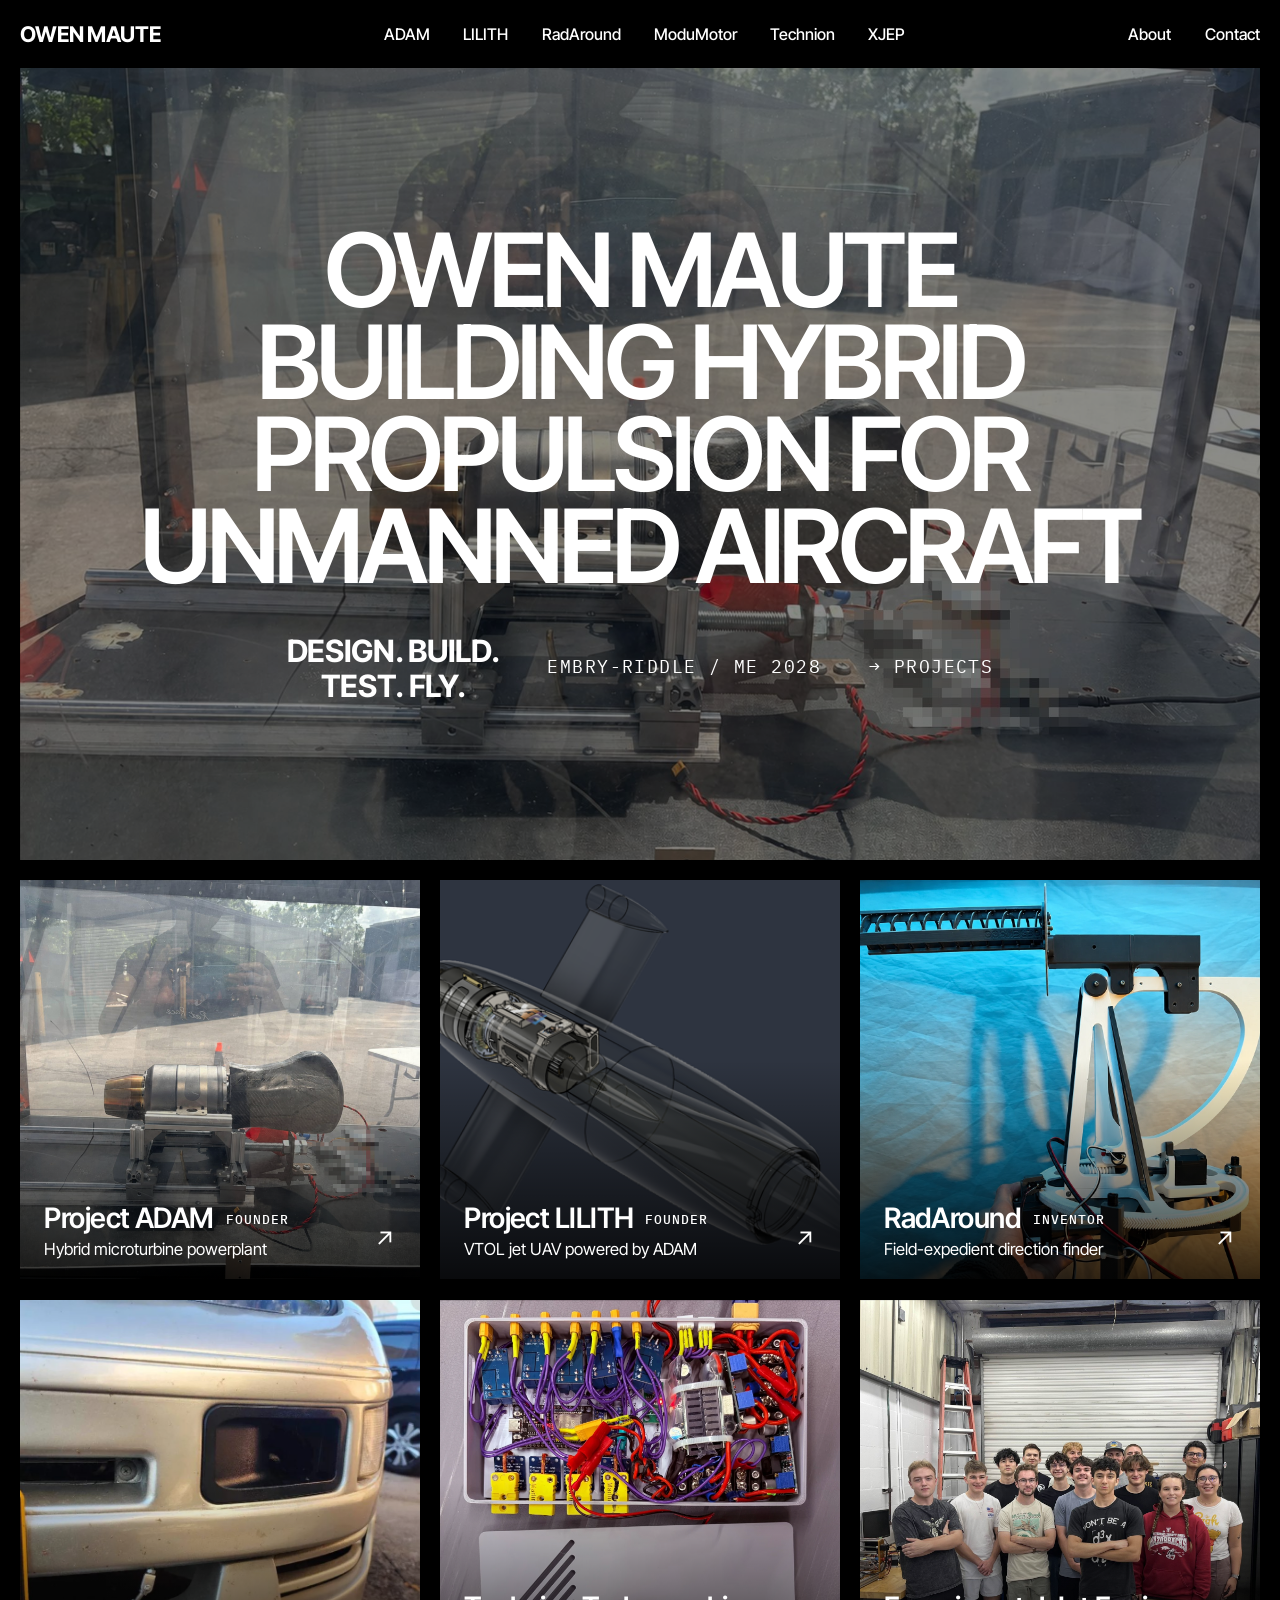
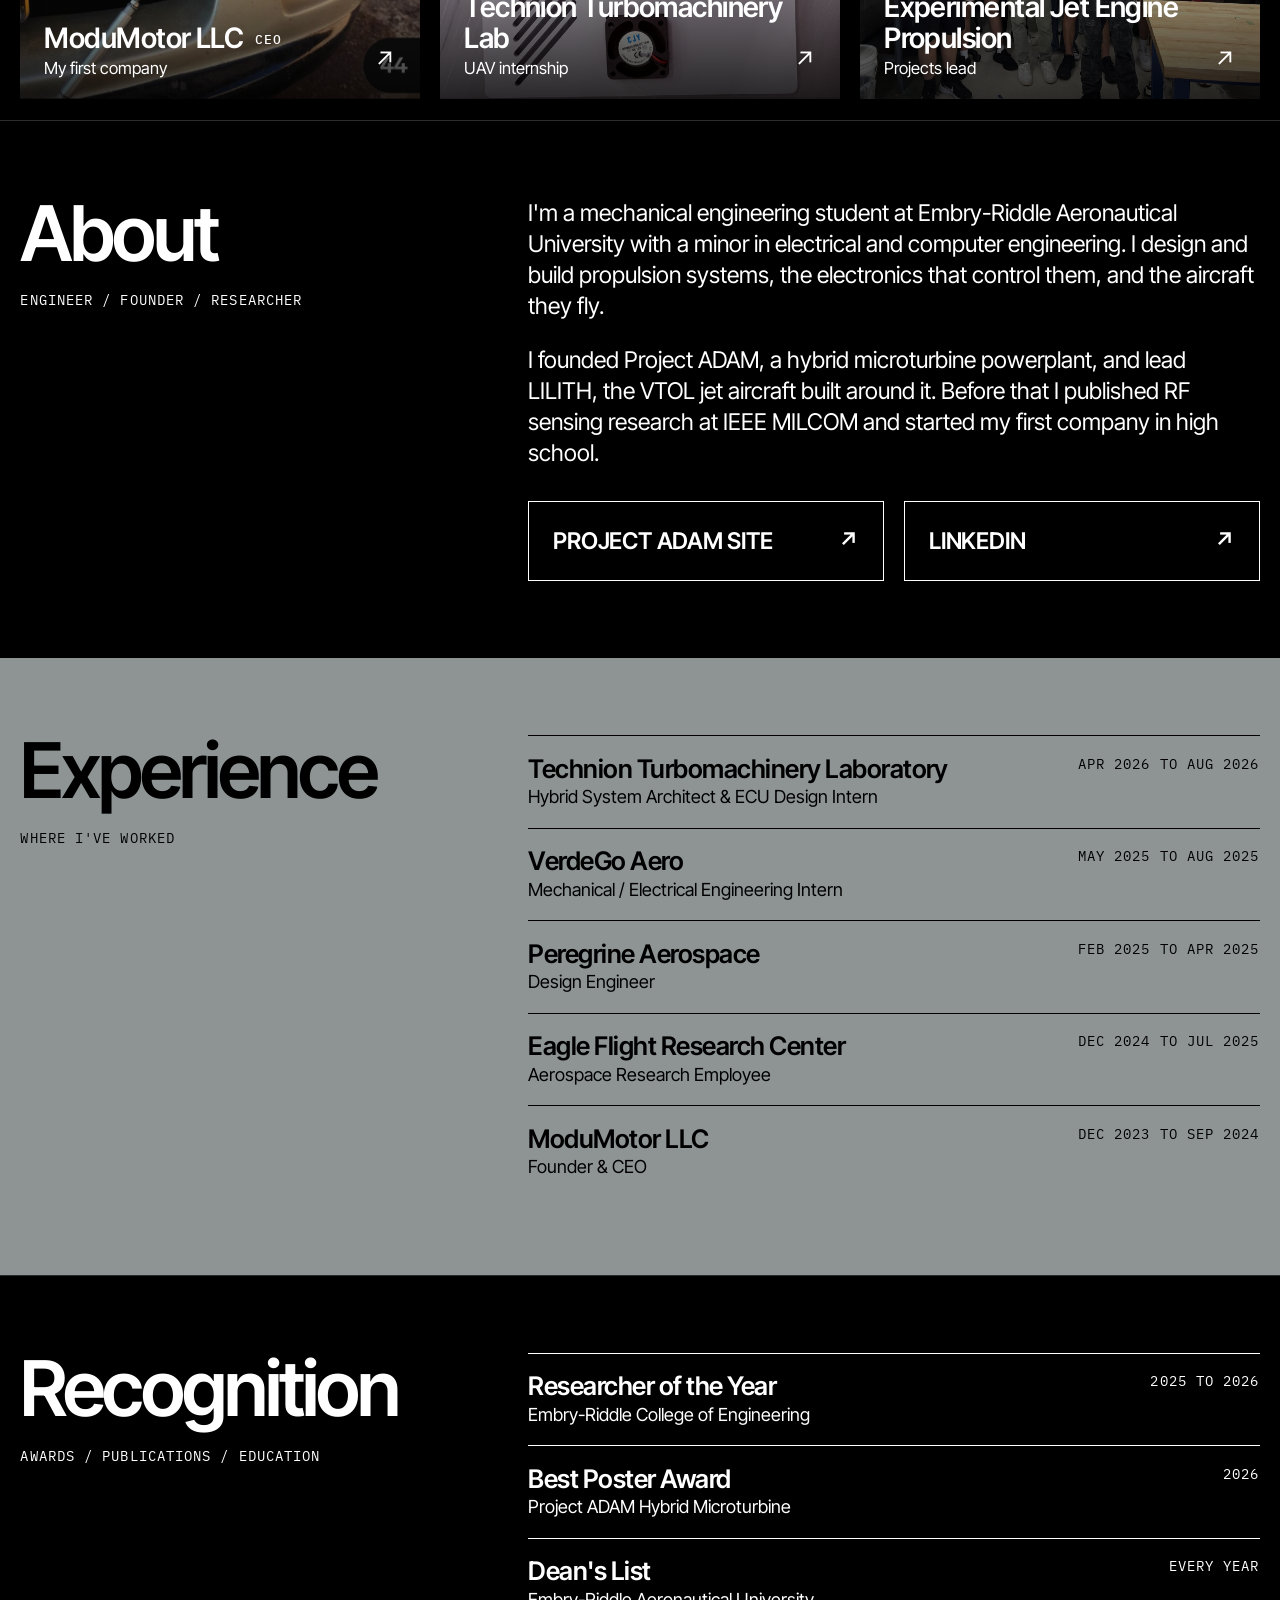
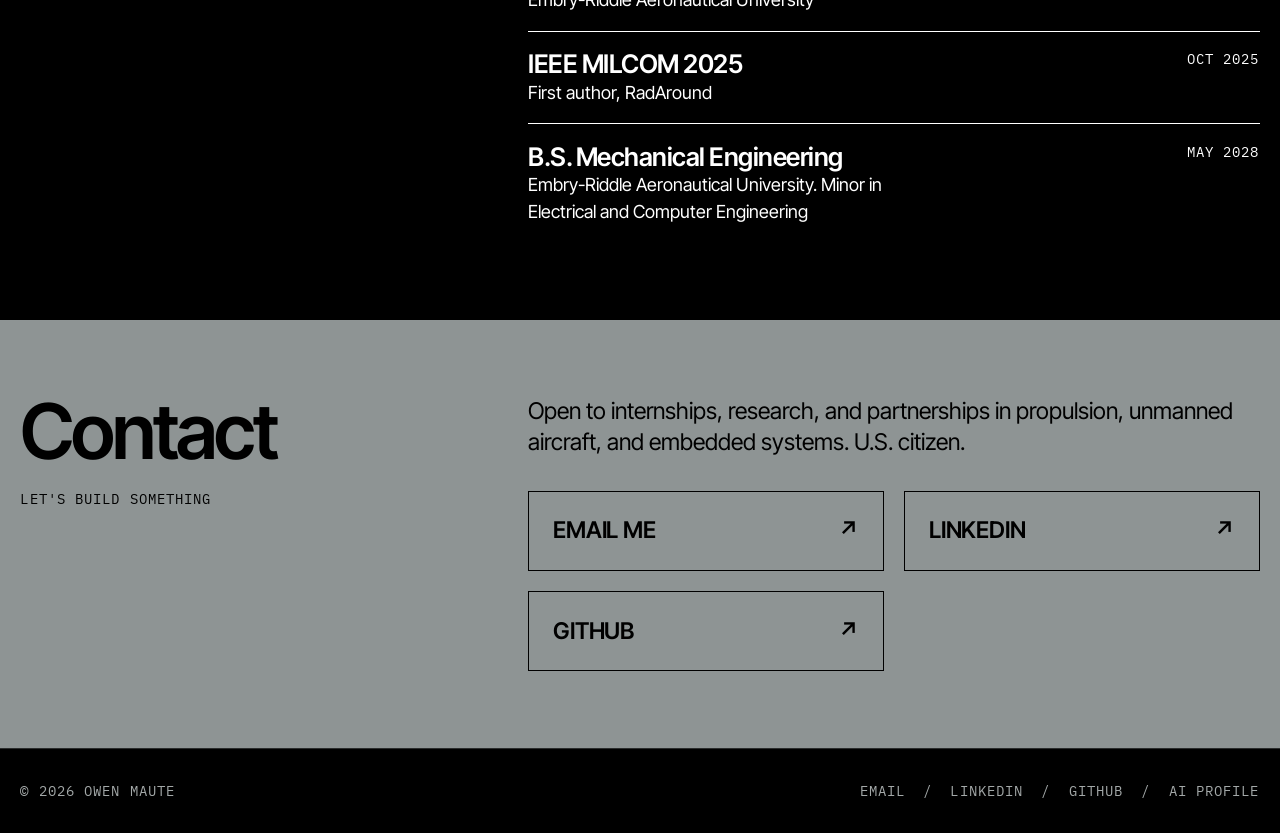
<file: index.html>
<!doctype html>
<html lang="en">
<head>
  <meta charset="utf-8">
  <meta name="viewport" content="width=device-width, initial-scale=1">
  <title>Owen Maute | Portfolio</title>
  <meta name="description" content="Owen Maute builds hybrid propulsion for unmanned aircraft. Projects, experience, and contact.">
  <meta property="og:title" content="Owen Maute | Portfolio">
  <meta property="og:description" content="Owen Maute builds hybrid propulsion for unmanned aircraft. Projects, experience, and contact.">
  <meta property="og:type" content="website">
  <link rel="icon" href="assets/favicon.png" type="image/png">
  <link rel="preconnect" href="https://fonts.googleapis.com">
  <link rel="preconnect" href="https://fonts.gstatic.com" crossorigin>
  <link href="https://fonts.googleapis.com/css2?family=IBM+Plex+Mono:wght@400;500&family=Inter+Tight:wght@400;500;600;700&display=swap" rel="stylesheet">
  <link rel="stylesheet" href="css/styles.css">
  <link rel="alternate" type="text/markdown" href="llms.txt" title="Plain-text profile for AI assistants">
  <link rel="sitemap" type="application/xml" href="sitemap.xml">
  <script type="application/ld+json">
{
  "@context": "https://schema.org",
  "@type": "ProfilePage",
  "url": "https://ayanam1r31.github.io/",
  "mainEntity": {
    "@type": "Person",
    "name": "Owen Maute",
    "url": "https://ayanam1r31.github.io/",
    "email": "mailto:owen.maute@gmail.com",
    "jobTitle": "Mechanical Engineering Student; Founder and Lead Engineer, Project ADAM",
    "description": "Mechanical engineering student at Embry-Riddle who designs, builds, and tests hybrid propulsion systems, engine control electronics, and unmanned aircraft. Founder of Project ADAM, a 32 kg thrust, 6 kW hybrid microturbine powerplant. First author at IEEE MILCOM 2025.",
    "image": "https://ayanam1r31.github.io/assets/images/home/hero.jpg",
    "address": {
      "@type": "PostalAddress",
      "addressLocality": "Daytona Beach",
      "addressRegion": "FL",
      "addressCountry": "US"
    },
    "nationality": {
      "@type": "Country",
      "name": "United States"
    },
    "alumniOf": {
      "@type": "CollegeOrUniversity",
      "name": "Embry-Riddle Aeronautical University",
      "url": "https://erau.edu/"
    },
    "hasCredential": {
      "@type": "EducationalOccupationalCredential",
      "credentialCategory": "degree",
      "name": "B.S. Mechanical Engineering, minor in Electrical and Computer Engineering (expected May 2028)"
    },
    "award": [
      "College of Engineering Researcher of the Year, Embry-Riddle Aeronautical University, 2025-2026",
      "Best Poster Award 2026, Project ADAM Hybrid Microturbine",
      "Dean's List, every year, Embry-Riddle Aeronautical University"
    ],
    "knowsAbout": [
      "Hybrid-electric propulsion",
      "Microturbines",
      "Gas turbine engines",
      "Afterburners",
      "Recuperators",
      "FADEC and engine control units",
      "Embedded C",
      "ESP32",
      "STM32",
      "PCB design",
      "CAN bus",
      "Data acquisition",
      "Unmanned aircraft systems",
      "VTOL aircraft design",
      "Computational fluid dynamics",
      "ANSYS Fluent",
      "OpenVSP",
      "XFLR5",
      "MATLAB",
      "Fusion 360",
      "Additive manufacturing",
      "Software-defined radio",
      "GNU Radio",
      "Antenna design",
      "RF direction finding"
    ],
    "sameAs": [
      "https://www.linkedin.com/in/owen-m-27433832b/",
      "https://github.com/Ayanam1R31",
      "https://projectadam.tech/"
    ]
  }
}
  </script>
</head>
<body>
  <a class="skip-link" href="#main">Skip to content</a>

  <header class="site-header">
    <nav class="nav" aria-label="Main">
      <a class="nav-brand" href="index.html">Owen Maute</a>
      <button class="nav-toggle" type="button" aria-expanded="false">Menu</button>
      <ul class="nav-links"><li><a href="projects/project-adam.html">ADAM</a></li><li><a href="projects/project-lilith.html">LILITH</a></li><li><a href="projects/radaround.html">RadAround</a></li><li><a href="projects/modumotor.html">ModuMotor</a></li><li><a href="projects/technion.html">Technion</a></li><li><a href="projects/xjep.html">XJEP</a></li></ul>
      <ul class="nav-side">
        <li><a href="#about">About</a></li>
        <li><a href="#contact">Contact</a></li>
      </ul>
    </nav>
  </header>

  <main id="main">
    <section class="hero">
      <img class="hero-media" src="assets/images/home/hero.jpg" alt="">
      <h1>Owen Maute<br>Building hybrid propulsion for unmanned aircraft</h1>
      <div class="hero-meta">
        <p class="hero-tag">Design. Build.<br>Test. Fly.</p>
        <p class="mono">Embry-Riddle / ME 2028</p>
        <a class="mono" href="#projects">&rarr; Projects</a>
      </div>
    </section>

    <section class="tiles" id="projects" aria-label="Projects">
      <a class="tile" href="projects/project-adam.html">
        <img src="assets/images/project-adam/testing.jpg" alt="" loading="lazy">
        <span class="tile-label"><span class="tile-title">Project ADAM <span class="tile-role mono">Founder</span></span><span class="tile-sub">Hybrid microturbine powerplant</span></span>
        <span class="tile-arrow" aria-hidden="true">&#8599;&#xFE0E;</span>
      </a>
      <a class="tile" href="projects/project-lilith.html">
        <img src="assets/images/project-lilith/title.png" alt="" loading="lazy">
        <span class="tile-label"><span class="tile-title">Project LILITH <span class="tile-role mono">Founder</span></span><span class="tile-sub">VTOL jet UAV powered by ADAM</span></span>
        <span class="tile-arrow" aria-hidden="true">&#8599;&#xFE0E;</span>
      </a>
      <a class="tile" href="projects/radaround.html">
        <img src="assets/images/radaround/cover.webp" alt="" loading="lazy">
        <span class="tile-label"><span class="tile-title">RadAround <span class="tile-role mono">Inventor</span></span><span class="tile-sub">Field-expedient direction finder</span></span>
        <span class="tile-arrow" aria-hidden="true">&#8599;&#xFE0E;</span>
      </a>
      <a class="tile" href="projects/modumotor.html">
        <img src="assets/images/modumotor/customer-car.jpg" alt="" loading="lazy">
        <span class="tile-label"><span class="tile-title">ModuMotor LLC <span class="tile-role mono">CEO</span></span><span class="tile-sub">My first company</span></span>
        <span class="tile-arrow" aria-hidden="true">&#8599;&#xFE0E;</span>
      </a>
      <a class="tile" href="projects/technion.html">
        <img src="assets/images/technion/ecu.webp" alt="" loading="lazy">
        <span class="tile-label"><span class="tile-title">Technion Turbomachinery Lab</span><span class="tile-sub">UAV internship</span></span>
        <span class="tile-arrow" aria-hidden="true">&#8599;&#xFE0E;</span>
      </a>
      <a class="tile" href="projects/xjep.html">
        <img src="assets/images/xjep/team.jpg" alt="" loading="lazy">
        <span class="tile-label"><span class="tile-title">Experimental Jet Engine Propulsion</span><span class="tile-sub">Projects lead</span></span>
        <span class="tile-arrow" aria-hidden="true">&#8599;&#xFE0E;</span>
      </a>
    </section>

    <section class="band" id="about">
      <div>
        <h2>About</h2>
        <p class="band-kicker mono">Engineer / Founder / Researcher</p>
      </div>
      <div class="band-body">
        <p>I'm a mechanical engineering student at Embry-Riddle Aeronautical University with a minor in electrical and computer engineering. I design and build propulsion systems, the electronics that control them, and the aircraft they fly.</p>
        <p>I founded Project ADAM, a hybrid microturbine powerplant, and lead LILITH, the VTOL jet aircraft built around it. Before that I published RF sensing research at IEEE MILCOM and started my first company in high school.</p>
        <div class="buttons">
          <a class="button" href="https://projectadam.tech/">Project ADAM site <span aria-hidden="true">&#8599;&#xFE0E;</span></a>
          <a class="button" href="https://www.linkedin.com/in/owen-m-27433832b/">LinkedIn <span aria-hidden="true">&#8599;&#xFE0E;</span></a>
        </div>
      </div>
    </section>

    <section class="band band--grey" id="experience">
      <div>
        <h2>Experience</h2>
        <p class="band-kicker mono">Where I've worked</p>
      </div>
      <div class="band-body">
        <ul class="rows">
          <li><div><strong>Technion Turbomachinery Laboratory</strong>Hybrid System Architect &amp; ECU Design Intern</div><span class="mono">Apr 2026 to Aug 2026</span></li>
          <li><div><strong>VerdeGo Aero</strong>Mechanical / Electrical Engineering Intern</div><span class="mono">May 2025 to Aug 2025</span></li>
          <li><div><strong>Peregrine Aerospace</strong>Design Engineer</div><span class="mono">Feb 2025 to Apr 2025</span></li>
          <li><div><strong>Eagle Flight Research Center</strong>Aerospace Research Employee</div><span class="mono">Dec 2024 to Jul 2025</span></li>
          <li><div><strong>ModuMotor LLC</strong>Founder &amp; CEO</div><span class="mono">Dec 2023 to Sep 2024</span></li>
        </ul>
      </div>
    </section>

    <section class="band" id="recognition">
      <div>
        <h2>Recognition</h2>
        <p class="band-kicker mono">Awards / Publications / Education</p>
      </div>
      <div class="band-body">
        <ul class="rows">
          <li><div><strong>Researcher of the Year</strong>Embry-Riddle College of Engineering</div><span class="mono">2025 to 2026</span></li>
          <li><div><strong>Best Poster Award</strong>Project ADAM Hybrid Microturbine</div><span class="mono">2026</span></li>
          <li><div><strong>Dean's List</strong>Embry-Riddle Aeronautical University</div><span class="mono">Every year</span></li>
          <li><div><strong>IEEE MILCOM 2025</strong>First author, RadAround</div><span class="mono">Oct 2025</span></li>
          <li><div><strong>B.S. Mechanical Engineering</strong>Embry-Riddle Aeronautical University. Minor in Electrical and Computer Engineering</div><span class="mono">May 2028</span></li>
        </ul>
      </div>
    </section>

    <section class="band band--grey" id="contact">
      <div>
        <h2>Contact</h2>
        <p class="band-kicker mono">Let's build something</p>
      </div>
      <div class="band-body">
        <p>Open to internships, research, and partnerships in propulsion, unmanned aircraft, and embedded systems. U.S. citizen.</p>
        <div class="buttons">
          <a class="button" href="mailto:owen.maute@gmail.com">Email me <span aria-hidden="true">&#8599;&#xFE0E;</span></a>
          <a class="button" href="https://www.linkedin.com/in/owen-m-27433832b/">LinkedIn <span aria-hidden="true">&#8599;&#xFE0E;</span></a>
          <a class="button" href="https://github.com/Ayanam1R31">GitHub <span aria-hidden="true">&#8599;&#xFE0E;</span></a>
        </div>
      </div>
    </section>
  </main>

  <footer class="site-footer mono">
    <p>&copy; <span id="year"></span> Owen Maute</p>
    <p><a href="mailto:owen.maute@gmail.com">Email</a> &nbsp;/&nbsp; <a href="https://www.linkedin.com/in/owen-m-27433832b/">LinkedIn</a> &nbsp;/&nbsp; <a href="https://github.com/Ayanam1R31">GitHub</a> &nbsp;/&nbsp; <a href="llms.txt">AI profile</a></p>
  </footer>

  <script src="js/main.js"></script>
</body>
</html>
</file>
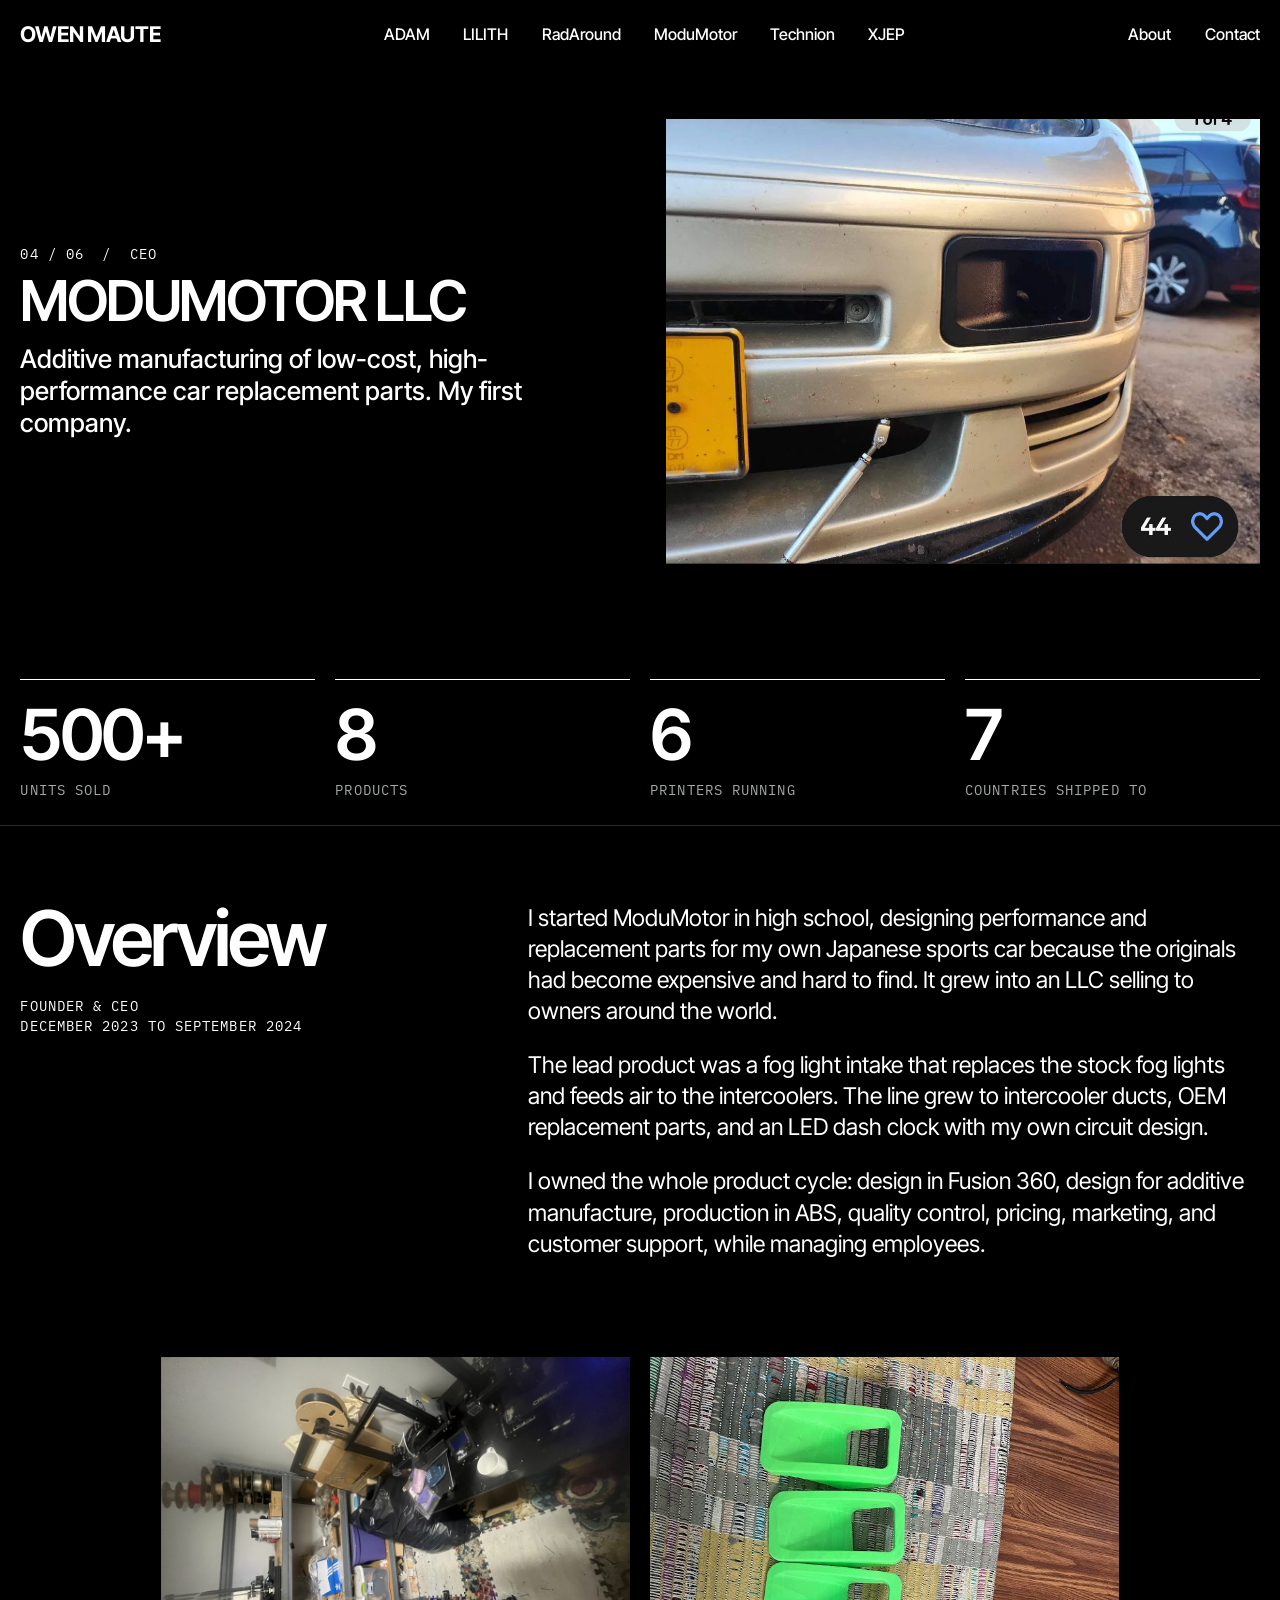
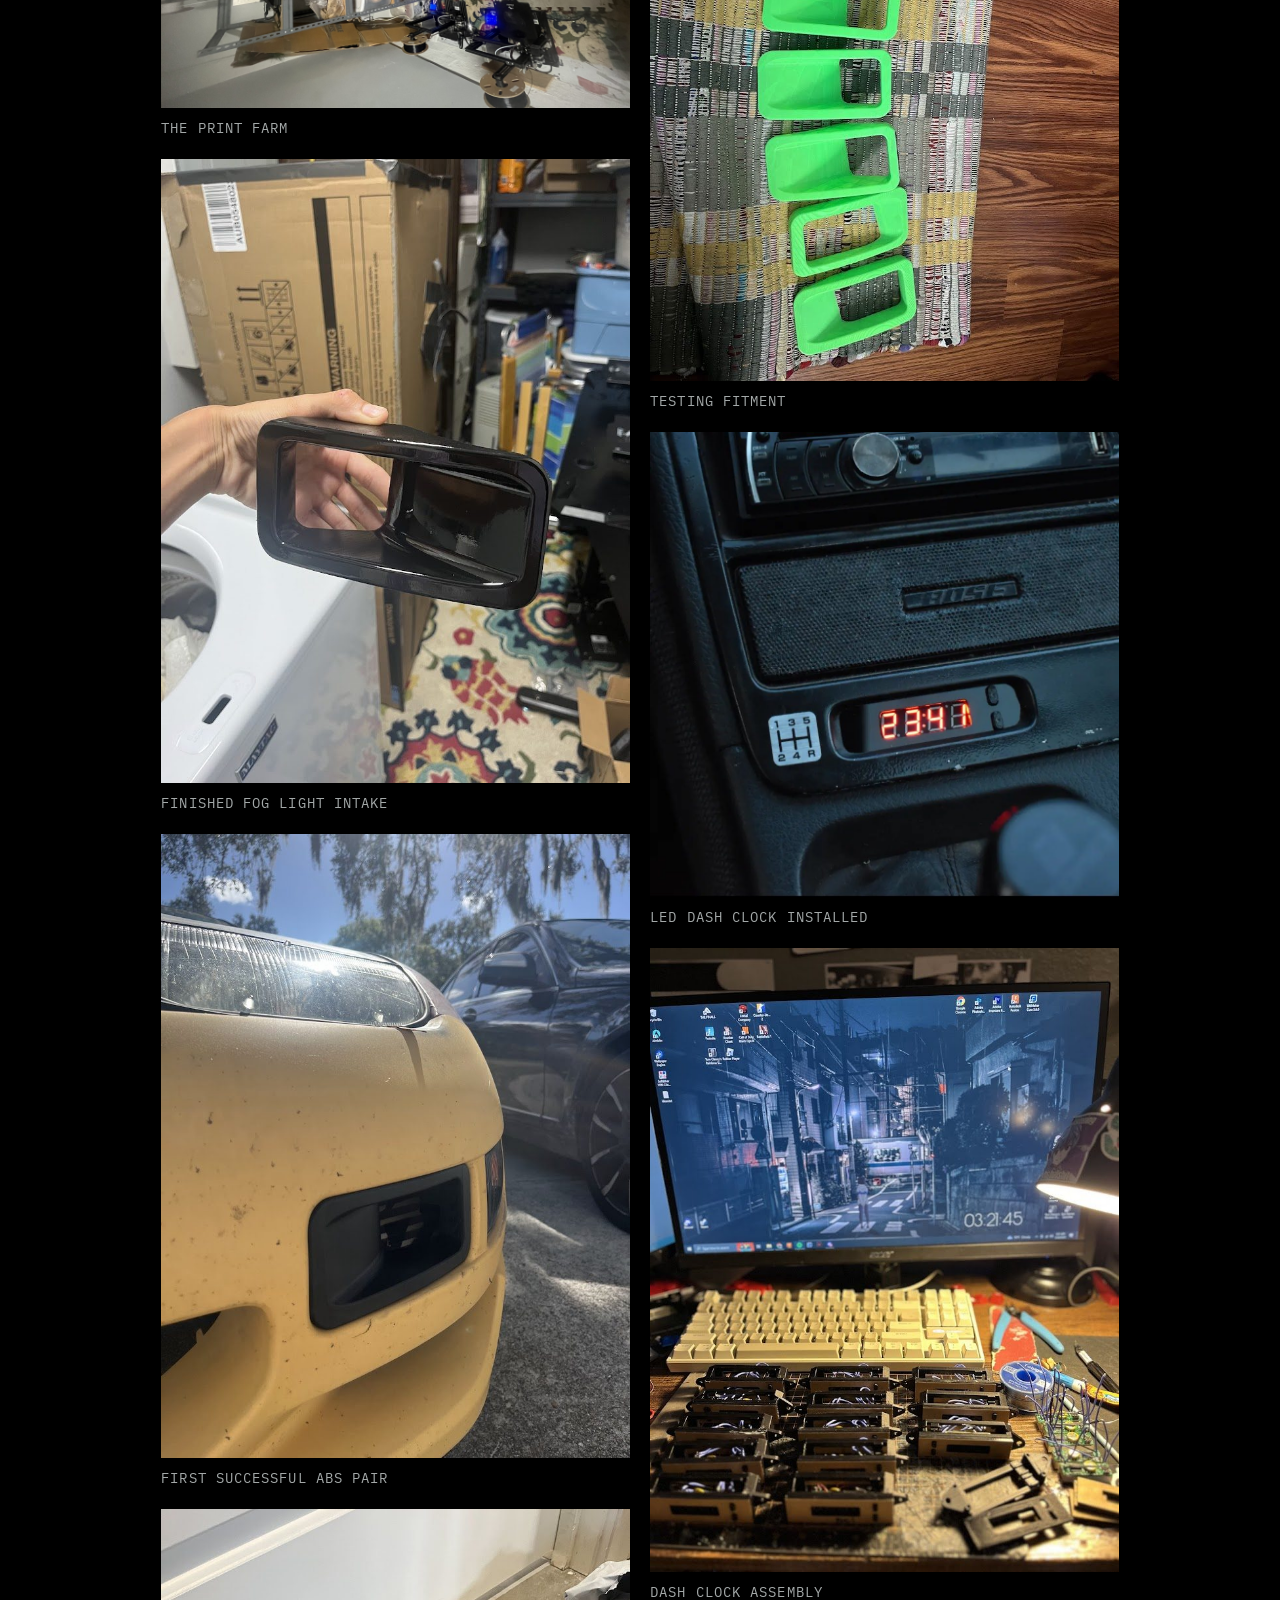
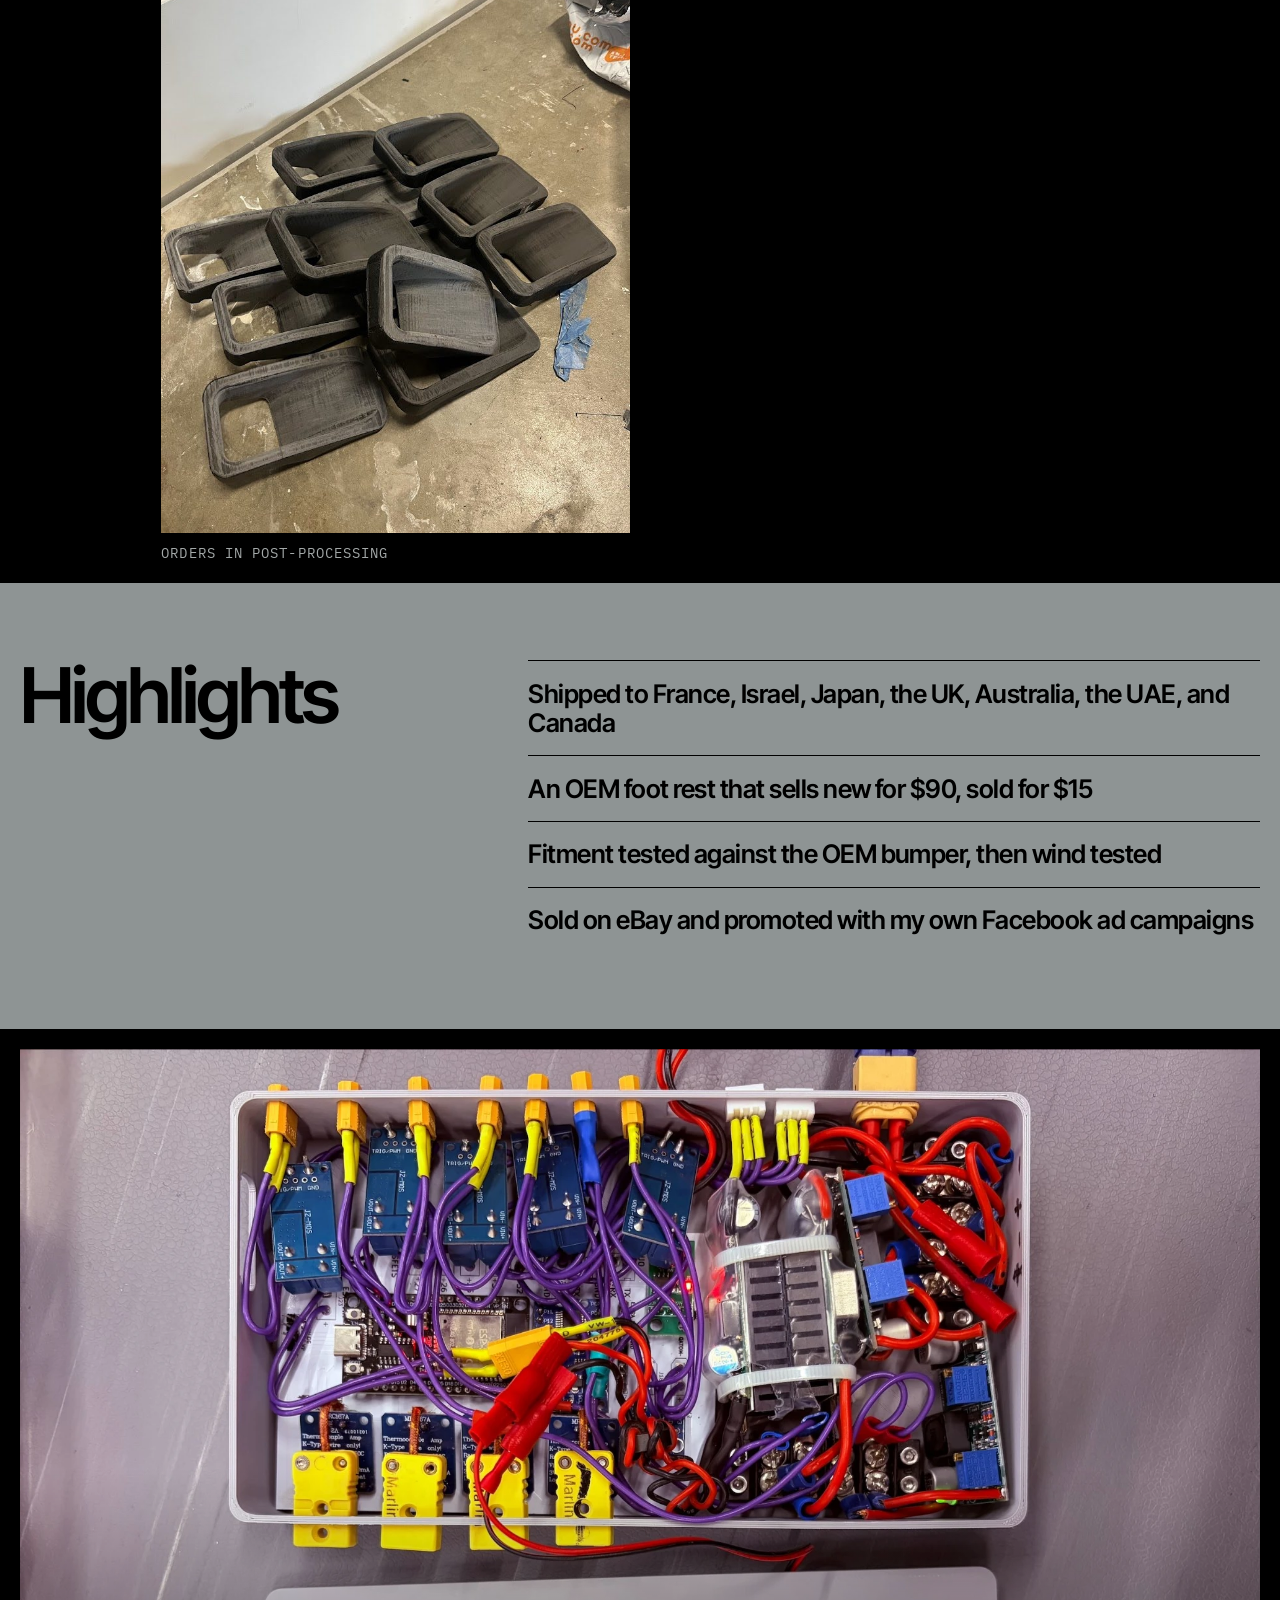
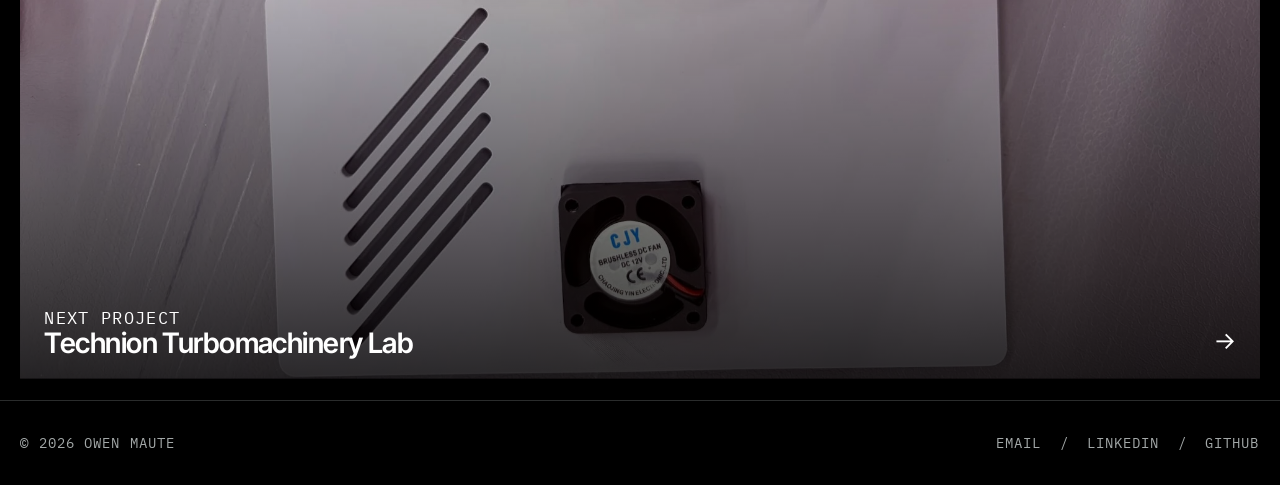
<file: projects/modumotor.html>
<!doctype html>
<html lang="en">
<head>
  <meta charset="utf-8">
  <meta name="viewport" content="width=device-width, initial-scale=1">
  <title>ModuMotor LLC | Owen Maute</title>
  <meta name="description" content="Additive manufacturing of low-cost, high-performance car replacement parts. My first company.">
  <meta property="og:title" content="ModuMotor LLC | Owen Maute">
  <meta property="og:description" content="Additive manufacturing of low-cost, high-performance car replacement parts. My first company.">
  <meta property="og:type" content="website">
  <link rel="icon" href="../assets/favicon.png" type="image/png">
  <link rel="preconnect" href="https://fonts.googleapis.com">
  <link rel="preconnect" href="https://fonts.gstatic.com" crossorigin>
  <link href="https://fonts.googleapis.com/css2?family=IBM+Plex+Mono:wght@400;500&family=Inter+Tight:wght@400;500;600;700&display=swap" rel="stylesheet">
  <link rel="stylesheet" href="../css/styles.css">
</head>
<body>
  <a class="skip-link" href="#main">Skip to content</a>

  <header class="site-header">
    <nav class="nav" aria-label="Main">
      <a class="nav-brand" href="../index.html">Owen Maute</a>
      <button class="nav-toggle" type="button" aria-expanded="false">Menu</button>
      <ul class="nav-links"><li><a href="../projects/project-adam.html">ADAM</a></li><li><a href="../projects/project-lilith.html">LILITH</a></li><li><a href="../projects/radaround.html">RadAround</a></li><li><a href="../projects/modumotor.html">ModuMotor</a></li><li><a href="../projects/technion.html">Technion</a></li><li><a href="../projects/xjep.html">XJEP</a></li></ul>
      <ul class="nav-side">
        <li><a href="../index.html#about">About</a></li>
        <li><a href="../index.html#contact">Contact</a></li>
      </ul>
    </nav>
  </header>

  <main id="main">
    <section class="hero hero--project">
      <img class="hero-media" src="../assets/images/modumotor/customer-car.jpg" alt="">
      <p class="mono">04 / 06 &nbsp;/&nbsp; CEO</p>
      <h1>ModuMotor LLC</h1>
      <p class="hero-lead">Additive manufacturing of low-cost, high-performance car replacement parts. My first company.</p>
    </section>

    <dl class="stats">
      <div><dd>500+</dd><dt class="mono">Units sold</dt></div>
      <div><dd>8</dd><dt class="mono">Products</dt></div>
      <div><dd>6</dd><dt class="mono">Printers running</dt></div>
      <div><dd>7</dd><dt class="mono">Countries shipped to</dt></div>
    </dl>

    <section class="band">
      <div>
        <h2>Overview</h2>
        <p class="band-kicker mono">Founder &amp; CEO<br>December 2023 to September 2024</p>
      </div>
      <div class="band-body">
        <p>I started ModuMotor in high school, designing performance and replacement parts for my own Japanese sports car because the originals had become expensive and hard to find. It grew into an LLC selling to owners around the world.</p>
        <p>The lead product was a fog light intake that replaces the stock fog lights and feeds air to the intercoolers. The line grew to intercooler ducts, OEM replacement parts, and an LED dash clock with my own circuit design.</p>
        <p>I owned the whole product cycle: design in Fusion 360, design for additive manufacture, production in ABS, quality control, pricing, marketing, and customer support, while managing employees.</p>
      </div>
    </section>

    <section class="gallery" aria-label="Photos">
      <figure class="wide"><img src="../assets/images/modumotor/workspace.jpg" alt="The print farm" loading="lazy"><figcaption class="mono">The print farm</figcaption></figure>
      <figure class="tall"><img src="../assets/images/modumotor/finished.jpg" alt="Finished fog light intake" loading="lazy"><figcaption class="mono">Finished fog light intake</figcaption></figure>
      <figure class="tall"><img src="../assets/images/modumotor/final.jpg" alt="First successful ABS pair" loading="lazy"><figcaption class="mono">First successful ABS pair</figcaption></figure>
      <figure class="tall"><img src="../assets/images/modumotor/production.jpg" alt="Orders in post-processing" loading="lazy"><figcaption class="mono">Orders in post-processing</figcaption></figure>
      <figure class="tall"><img src="../assets/images/modumotor/fitment.jpg" alt="Testing fitment" loading="lazy"><figcaption class="mono">Testing fitment</figcaption></figure>
      <figure><img src="../assets/images/modumotor/clock-in-car.jpg" alt="LED dash clock installed" loading="lazy"><figcaption class="mono">LED dash clock installed</figcaption></figure>
      <figure><img src="../assets/images/modumotor/clock-assembly.jpg" alt="Dash clock assembly" loading="lazy"><figcaption class="mono">Dash clock assembly</figcaption></figure>
    </section>

    <section class="band band--grey">
      <div>
        <h2>Highlights</h2>
      </div>
      <div class="band-body">
        <ul class="rows">
          <li><div><strong>Shipped to France, Israel, Japan, the UK, Australia, the UAE, and Canada</strong></div></li>
          <li><div><strong>An OEM foot rest that sells new for $90, sold for $15</strong></div></li>
          <li><div><strong>Fitment tested against the OEM bumper, then wind tested</strong></div></li>
          <li><div><strong>Sold on eBay and promoted with my own Facebook ad campaigns</strong></div></li>
        </ul>
      </div>
    </section>

    <a class="tile tile--wide" href="technion.html">
      <img src="../assets/images/technion/ecu.webp" alt="" loading="lazy">
      <span class="tile-label"><span class="tile-sub mono">Next project</span><span class="tile-title">Technion Turbomachinery Lab</span></span>
      <span class="tile-arrow" aria-hidden="true">&rarr;</span>
    </a>
  </main>

  <footer class="site-footer mono">
    <p>&copy; <span id="year"></span> Owen Maute</p>
    <p><a href="mailto:owen.maute@gmail.com">Email</a> &nbsp;/&nbsp; <a href="https://www.linkedin.com/in/owen-m-27433832b/">LinkedIn</a> &nbsp;/&nbsp; <a href="https://github.com/Ayanam1R31">GitHub</a></p>
  </footer>

  <script src="../js/main.js"></script>
</body>
</html>
</file>
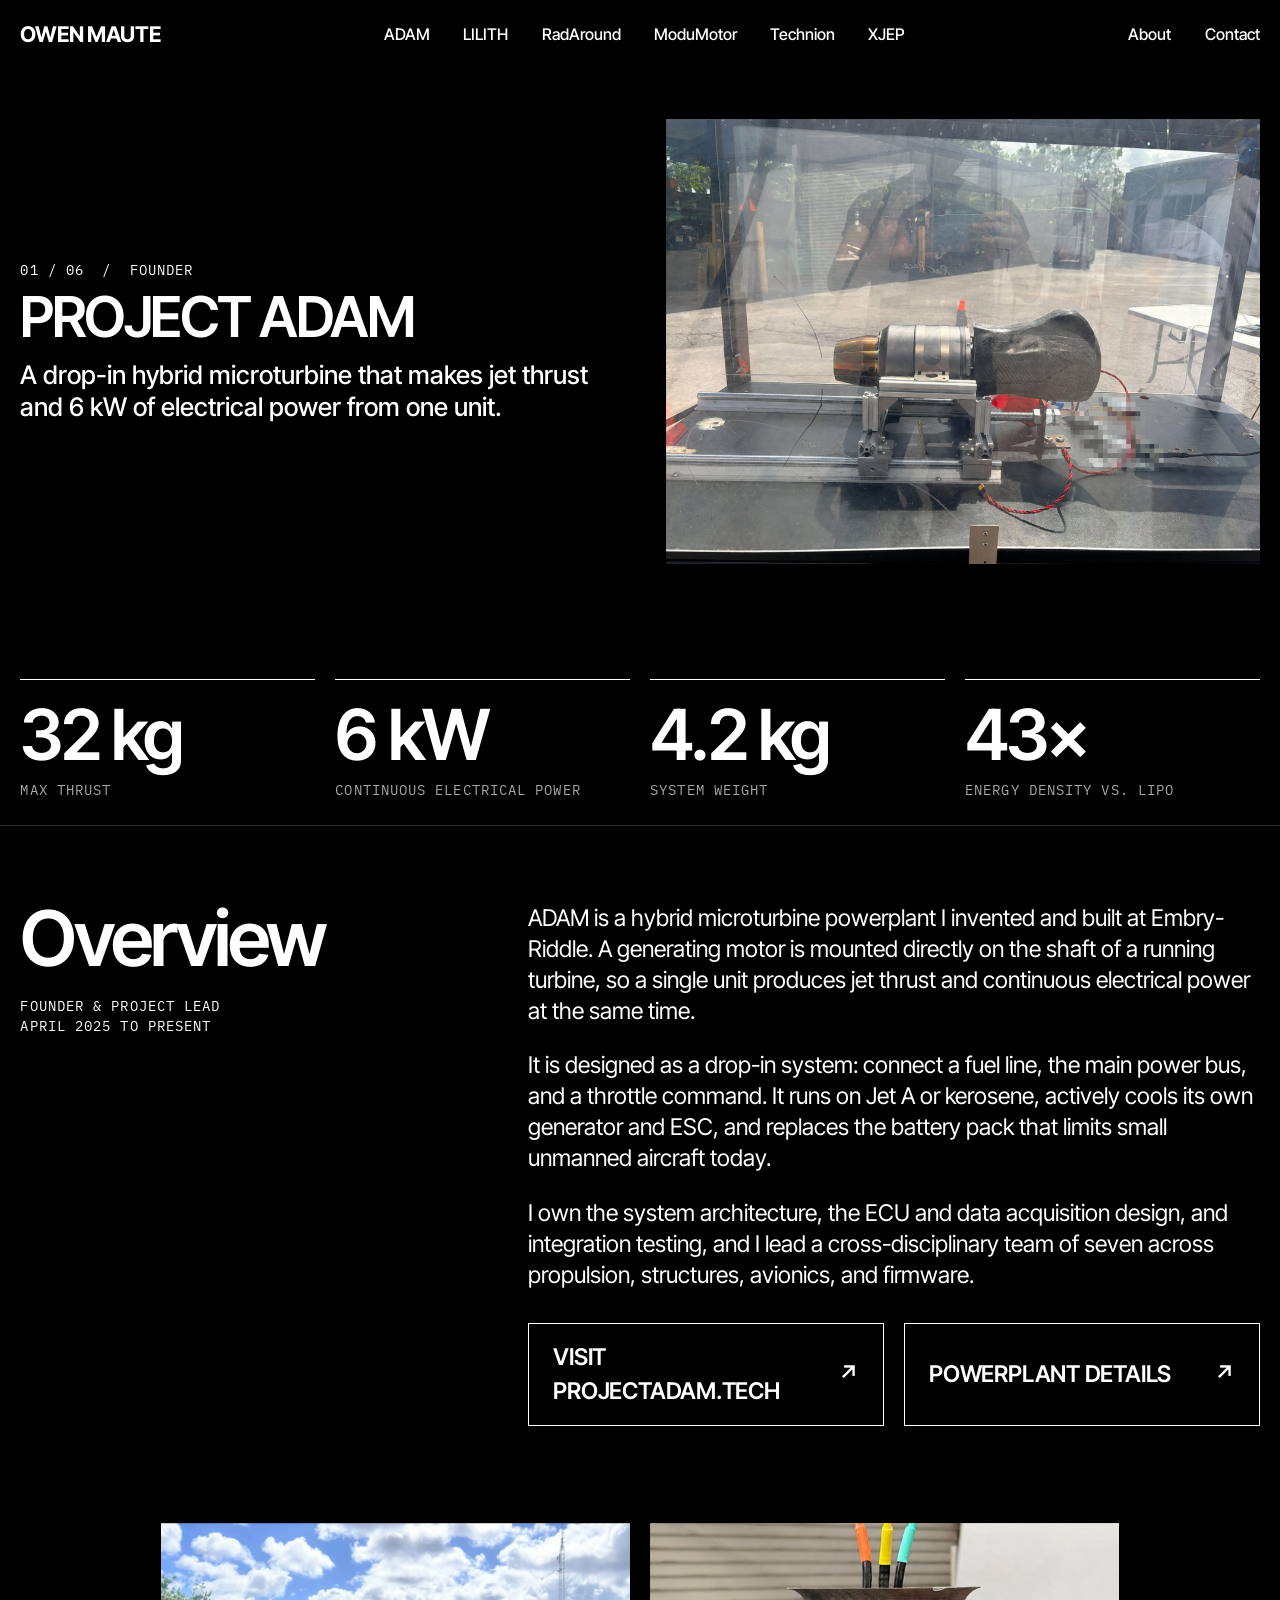
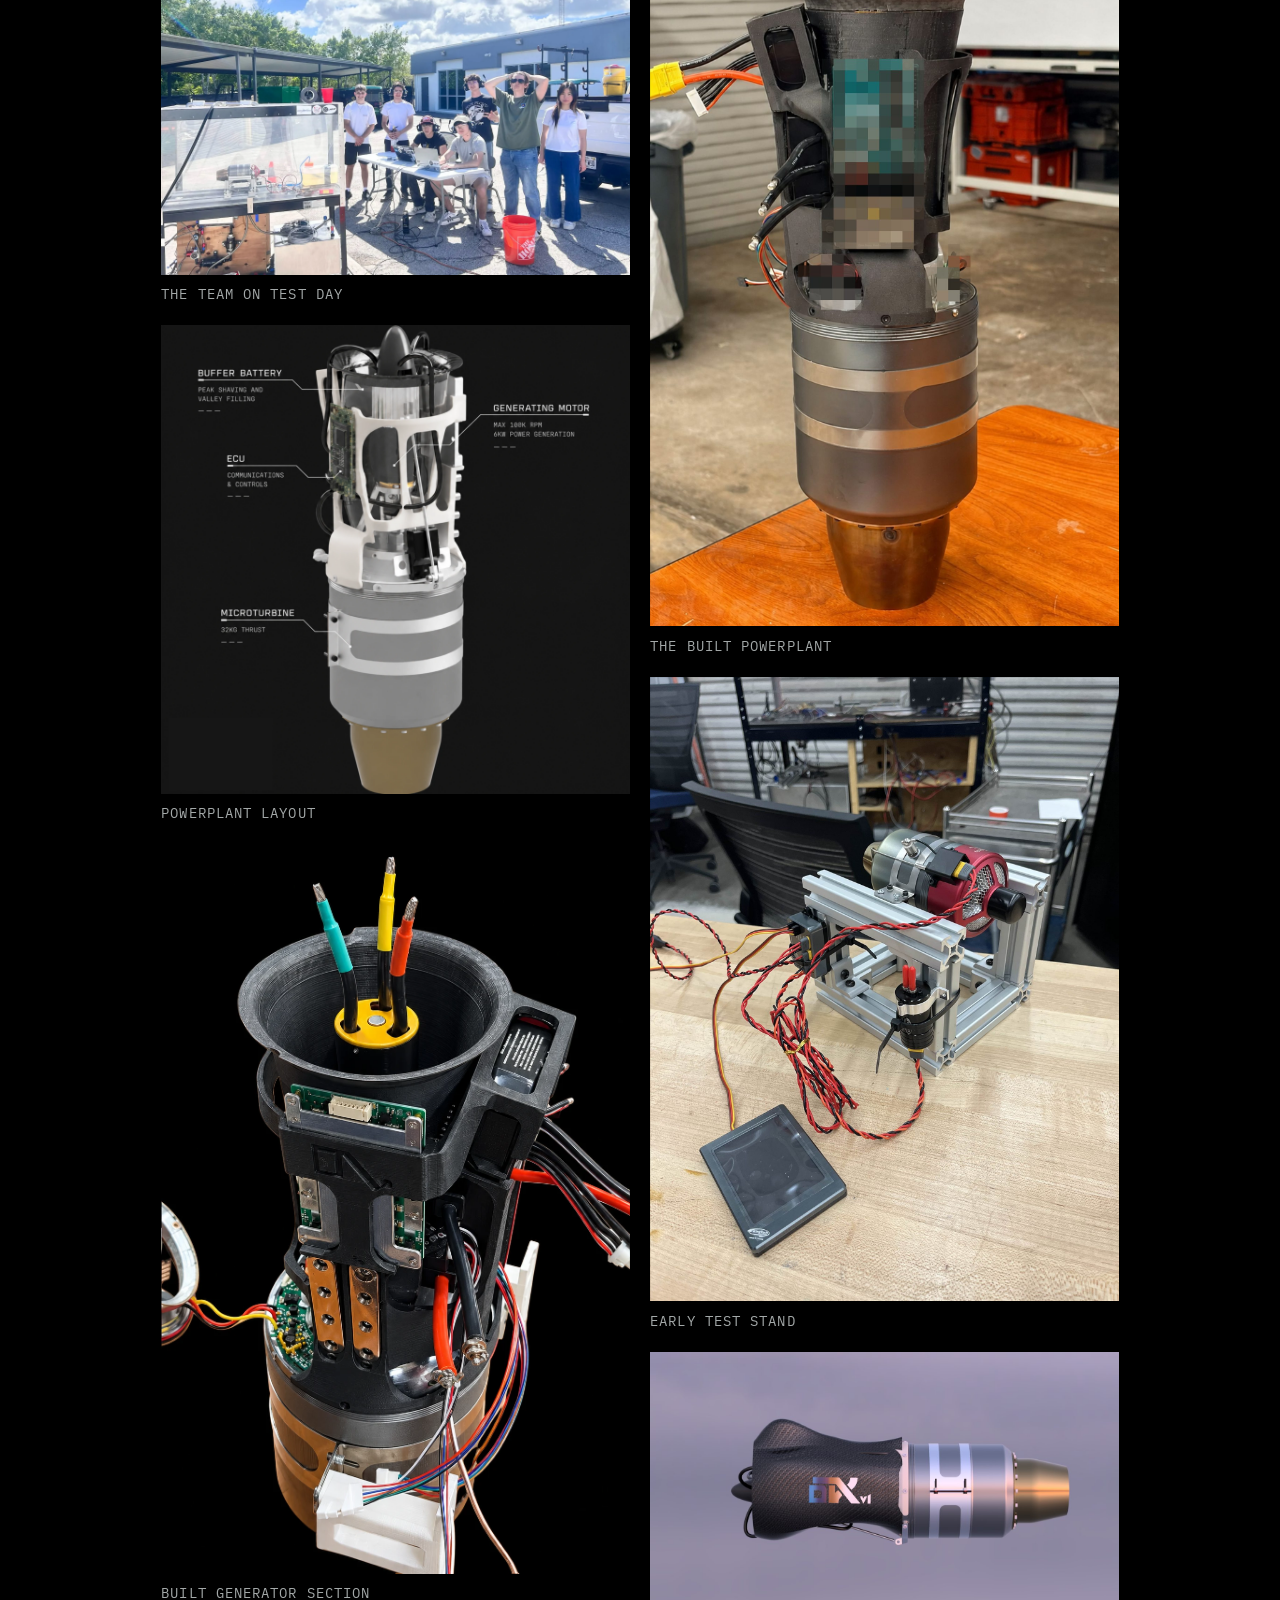
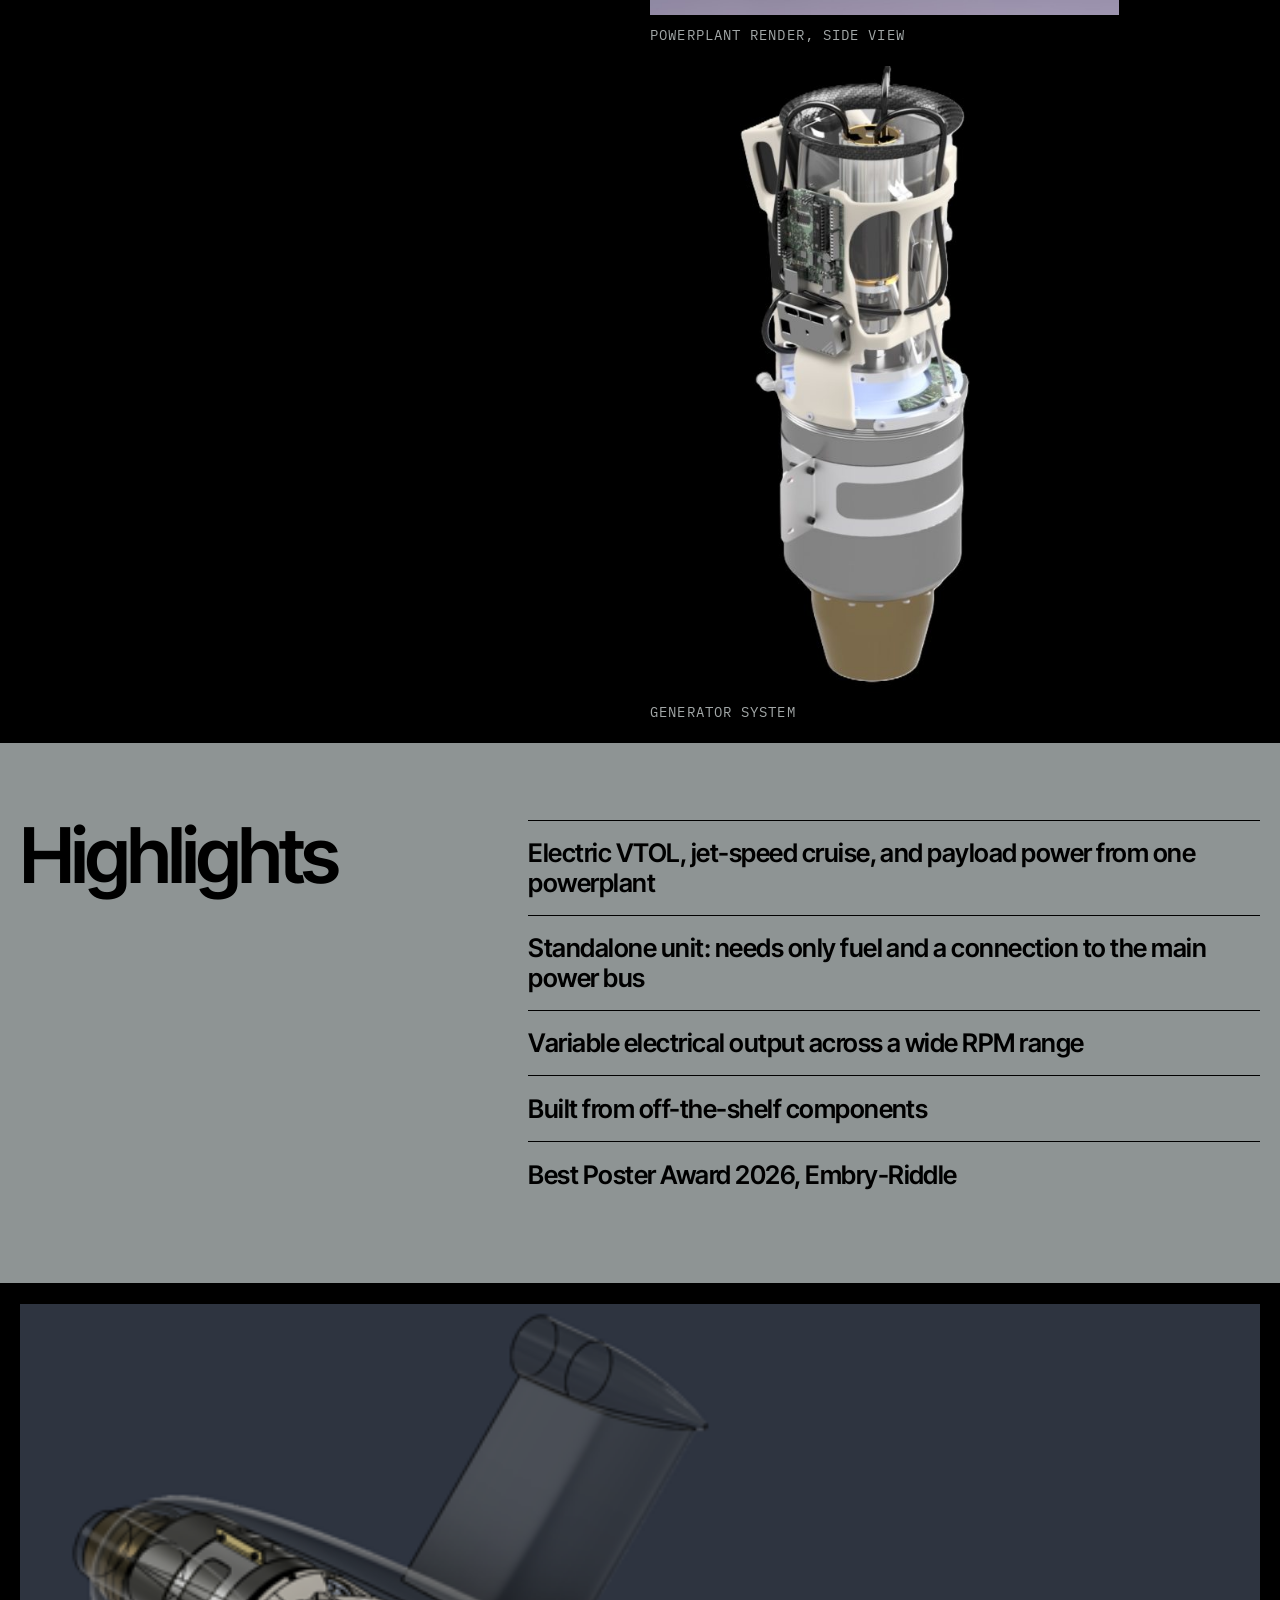
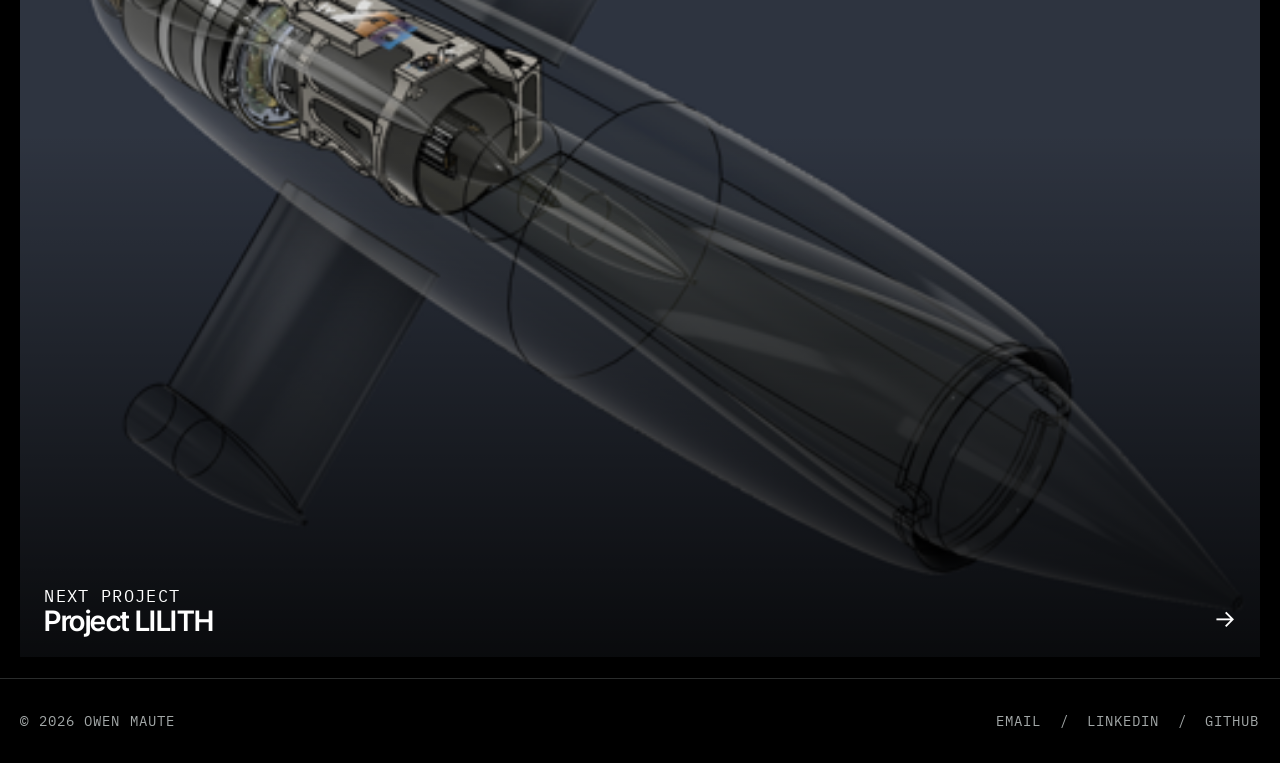
<file: projects/project-adam.html>
<!doctype html>
<html lang="en">
<head>
  <meta charset="utf-8">
  <meta name="viewport" content="width=device-width, initial-scale=1">
  <title>Project ADAM | Owen Maute</title>
  <meta name="description" content="A drop-in hybrid microturbine that makes jet thrust and 6 kW of electrical power from one unit.">
  <meta property="og:title" content="Project ADAM | Owen Maute">
  <meta property="og:description" content="A drop-in hybrid microturbine that makes jet thrust and 6 kW of electrical power from one unit.">
  <meta property="og:type" content="website">
  <link rel="icon" href="../assets/favicon.png" type="image/png">
  <link rel="preconnect" href="https://fonts.googleapis.com">
  <link rel="preconnect" href="https://fonts.gstatic.com" crossorigin>
  <link href="https://fonts.googleapis.com/css2?family=IBM+Plex+Mono:wght@400;500&family=Inter+Tight:wght@400;500;600;700&display=swap" rel="stylesheet">
  <link rel="stylesheet" href="../css/styles.css">
</head>
<body>
  <a class="skip-link" href="#main">Skip to content</a>

  <header class="site-header">
    <nav class="nav" aria-label="Main">
      <a class="nav-brand" href="../index.html">Owen Maute</a>
      <button class="nav-toggle" type="button" aria-expanded="false">Menu</button>
      <ul class="nav-links"><li><a href="../projects/project-adam.html">ADAM</a></li><li><a href="../projects/project-lilith.html">LILITH</a></li><li><a href="../projects/radaround.html">RadAround</a></li><li><a href="../projects/modumotor.html">ModuMotor</a></li><li><a href="../projects/technion.html">Technion</a></li><li><a href="../projects/xjep.html">XJEP</a></li></ul>
      <ul class="nav-side">
        <li><a href="../index.html#about">About</a></li>
        <li><a href="../index.html#contact">Contact</a></li>
      </ul>
    </nav>
  </header>

  <main id="main">
    <section class="hero hero--project">
      <img class="hero-media" src="../assets/images/project-adam/testing.jpg" alt="">
      <p class="mono">01 / 06 &nbsp;/&nbsp; Founder</p>
      <h1>Project ADAM</h1>
      <p class="hero-lead">A drop-in hybrid microturbine that makes jet thrust and 6 kW of electrical power from one unit.</p>
    </section>

    <dl class="stats">
      <div><dd>32 kg</dd><dt class="mono">Max thrust</dt></div>
      <div><dd>6 kW</dd><dt class="mono">Continuous electrical power</dt></div>
      <div><dd>4.2 kg</dd><dt class="mono">System weight</dt></div>
      <div><dd>43&times;</dd><dt class="mono">Energy density vs. LiPo</dt></div>
    </dl>

    <section class="band">
      <div>
        <h2>Overview</h2>
        <p class="band-kicker mono">Founder &amp; Project Lead<br>April 2025 to present</p>
      </div>
      <div class="band-body">
        <p>ADAM is a hybrid microturbine powerplant I invented and built at Embry-Riddle. A generating motor is mounted directly on the shaft of a running turbine, so a single unit produces jet thrust and continuous electrical power at the same time.</p>
        <p>It is designed as a drop-in system: connect a fuel line, the main power bus, and a throttle command. It runs on Jet A or kerosene, actively cools its own generator and ESC, and replaces the battery pack that limits small unmanned aircraft today.</p>
        <p>I own the system architecture, the ECU and data acquisition design, and integration testing, and I lead a cross-disciplinary team of seven across propulsion, structures, avionics, and firmware.</p>
        <div class="buttons">
          <a class="button" href="https://projectadam.tech/">Visit projectadam.tech <span aria-hidden="true">&#8599;&#xFE0E;</span></a>
          <a class="button" href="https://projectadam.tech/pages/powerplant.html">Powerplant details <span aria-hidden="true">&#8599;&#xFE0E;</span></a>
        </div>
      </div>
    </section>

    <section class="gallery" aria-label="Photos">
      <figure><img src="../assets/images/project-adam/test-day-team.webp" alt="The team on test day" loading="lazy"><figcaption class="mono">The team on test day</figcaption></figure>
      <figure class="fit"><img src="../assets/images/project-adam/cutaway.webp" alt="Powerplant layout" loading="lazy"><figcaption class="mono">Powerplant layout</figcaption></figure>
      <figure class="fit"><img src="../assets/images/project-adam/built-2.webp" alt="Built generator section" loading="lazy"><figcaption class="mono">Built generator section</figcaption></figure>
      <figure class="tall"><img src="../assets/images/project-adam/built.jpg" alt="The built powerplant" loading="lazy"><figcaption class="mono">The built powerplant</figcaption></figure>
      <figure class="tall"><img src="../assets/images/project-adam/early-test-stand.jpg" alt="Early test stand" loading="lazy"><figcaption class="mono">Early test stand</figcaption></figure>
      <figure class="wide"><img src="../assets/images/project-adam/render-side.jpg" alt="Powerplant render, side view" loading="lazy"><figcaption class="mono">Powerplant render, side view</figcaption></figure>
      <figure class="tall"><img src="../assets/images/project-adam/generator-1.jpg" alt="Generator system" loading="lazy"><figcaption class="mono">Generator system</figcaption></figure>
    </section>

    <section class="band band--grey">
      <div>
        <h2>Highlights</h2>
      </div>
      <div class="band-body">
        <ul class="rows">
          <li><div><strong>Electric VTOL, jet-speed cruise, and payload power from one powerplant</strong></div></li>
          <li><div><strong>Standalone unit: needs only fuel and a connection to the main power bus</strong></div></li>
          <li><div><strong>Variable electrical output across a wide RPM range</strong></div></li>
          <li><div><strong>Built from off-the-shelf components</strong></div></li>
          <li><div><strong>Best Poster Award 2026, Embry-Riddle</strong></div></li>
        </ul>
      </div>
    </section>

    <a class="tile tile--wide" href="project-lilith.html">
      <img src="../assets/images/project-lilith/title.png" alt="" loading="lazy">
      <span class="tile-label"><span class="tile-sub mono">Next project</span><span class="tile-title">Project LILITH</span></span>
      <span class="tile-arrow" aria-hidden="true">&rarr;</span>
    </a>
  </main>

  <footer class="site-footer mono">
    <p>&copy; <span id="year"></span> Owen Maute</p>
    <p><a href="mailto:owen.maute@gmail.com">Email</a> &nbsp;/&nbsp; <a href="https://www.linkedin.com/in/owen-m-27433832b/">LinkedIn</a> &nbsp;/&nbsp; <a href="https://github.com/Ayanam1R31">GitHub</a></p>
  </footer>

  <script src="../js/main.js"></script>
</body>
</html>
</file>
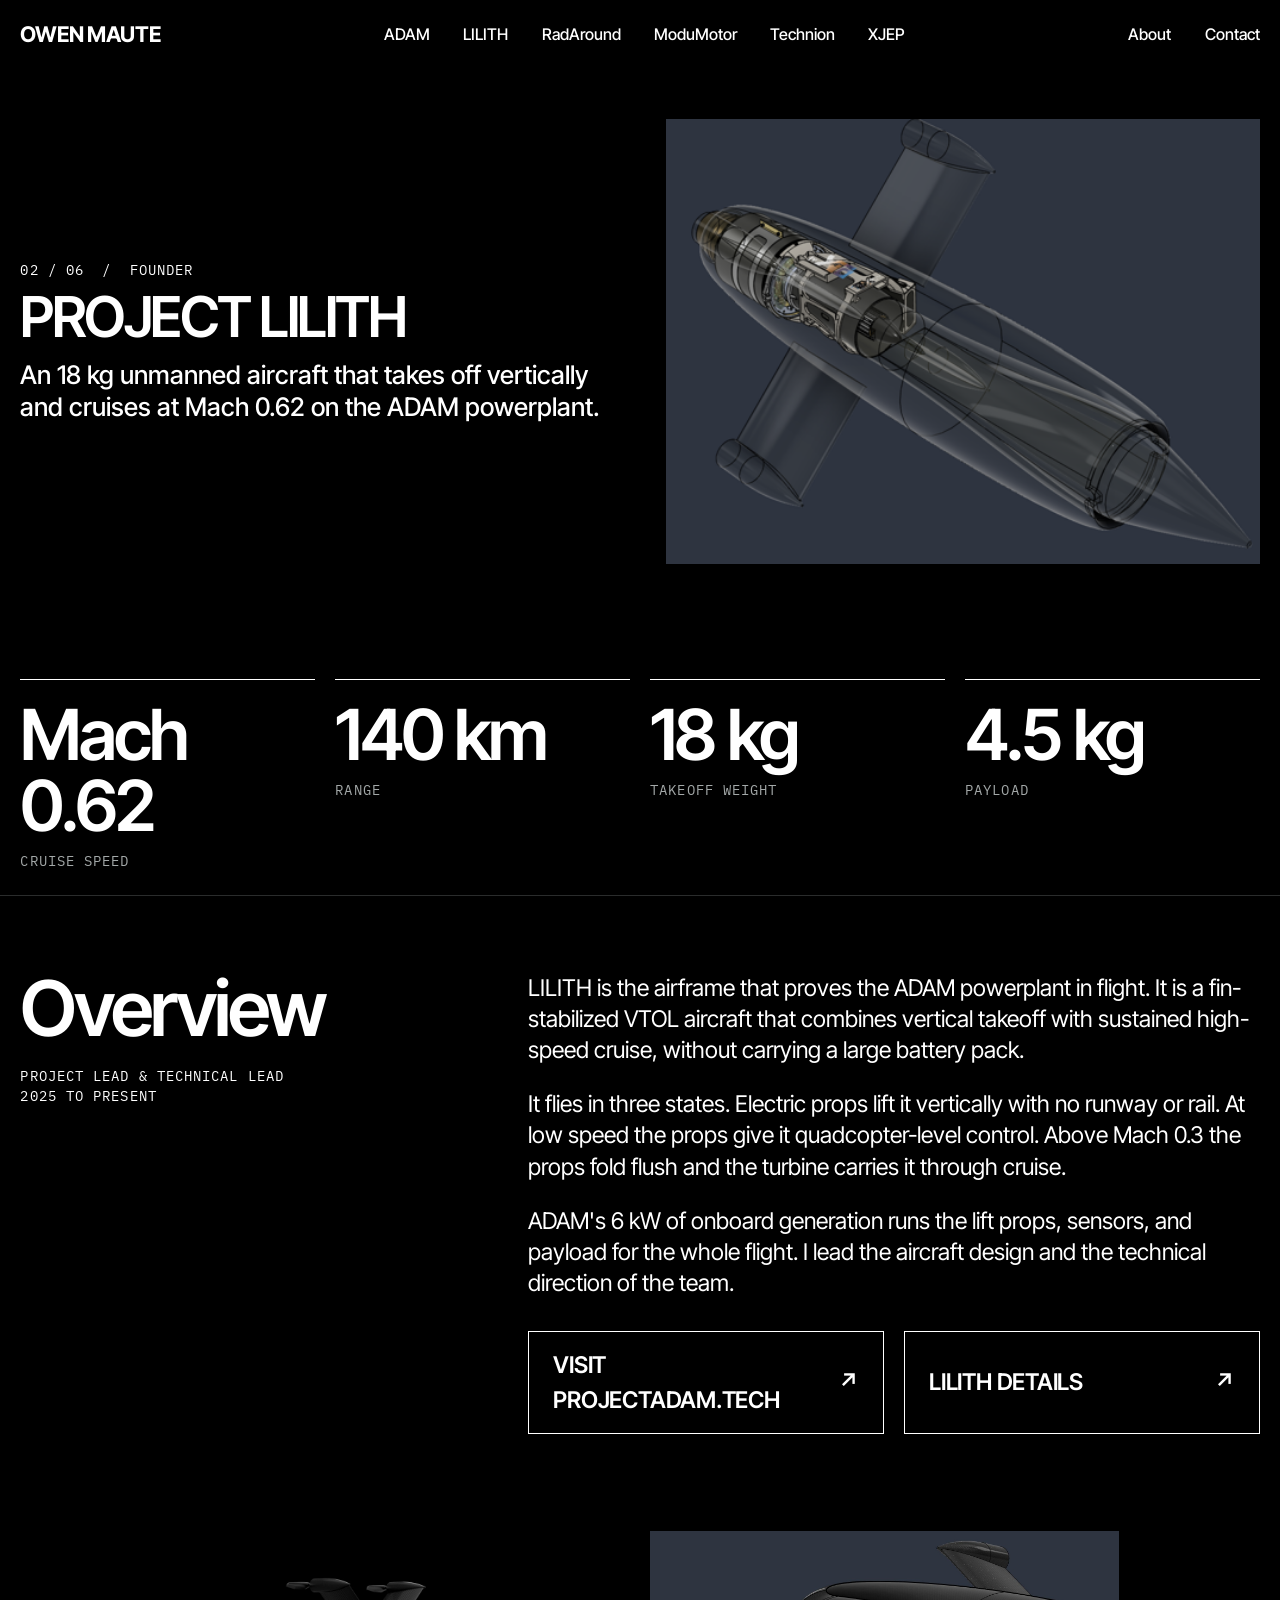
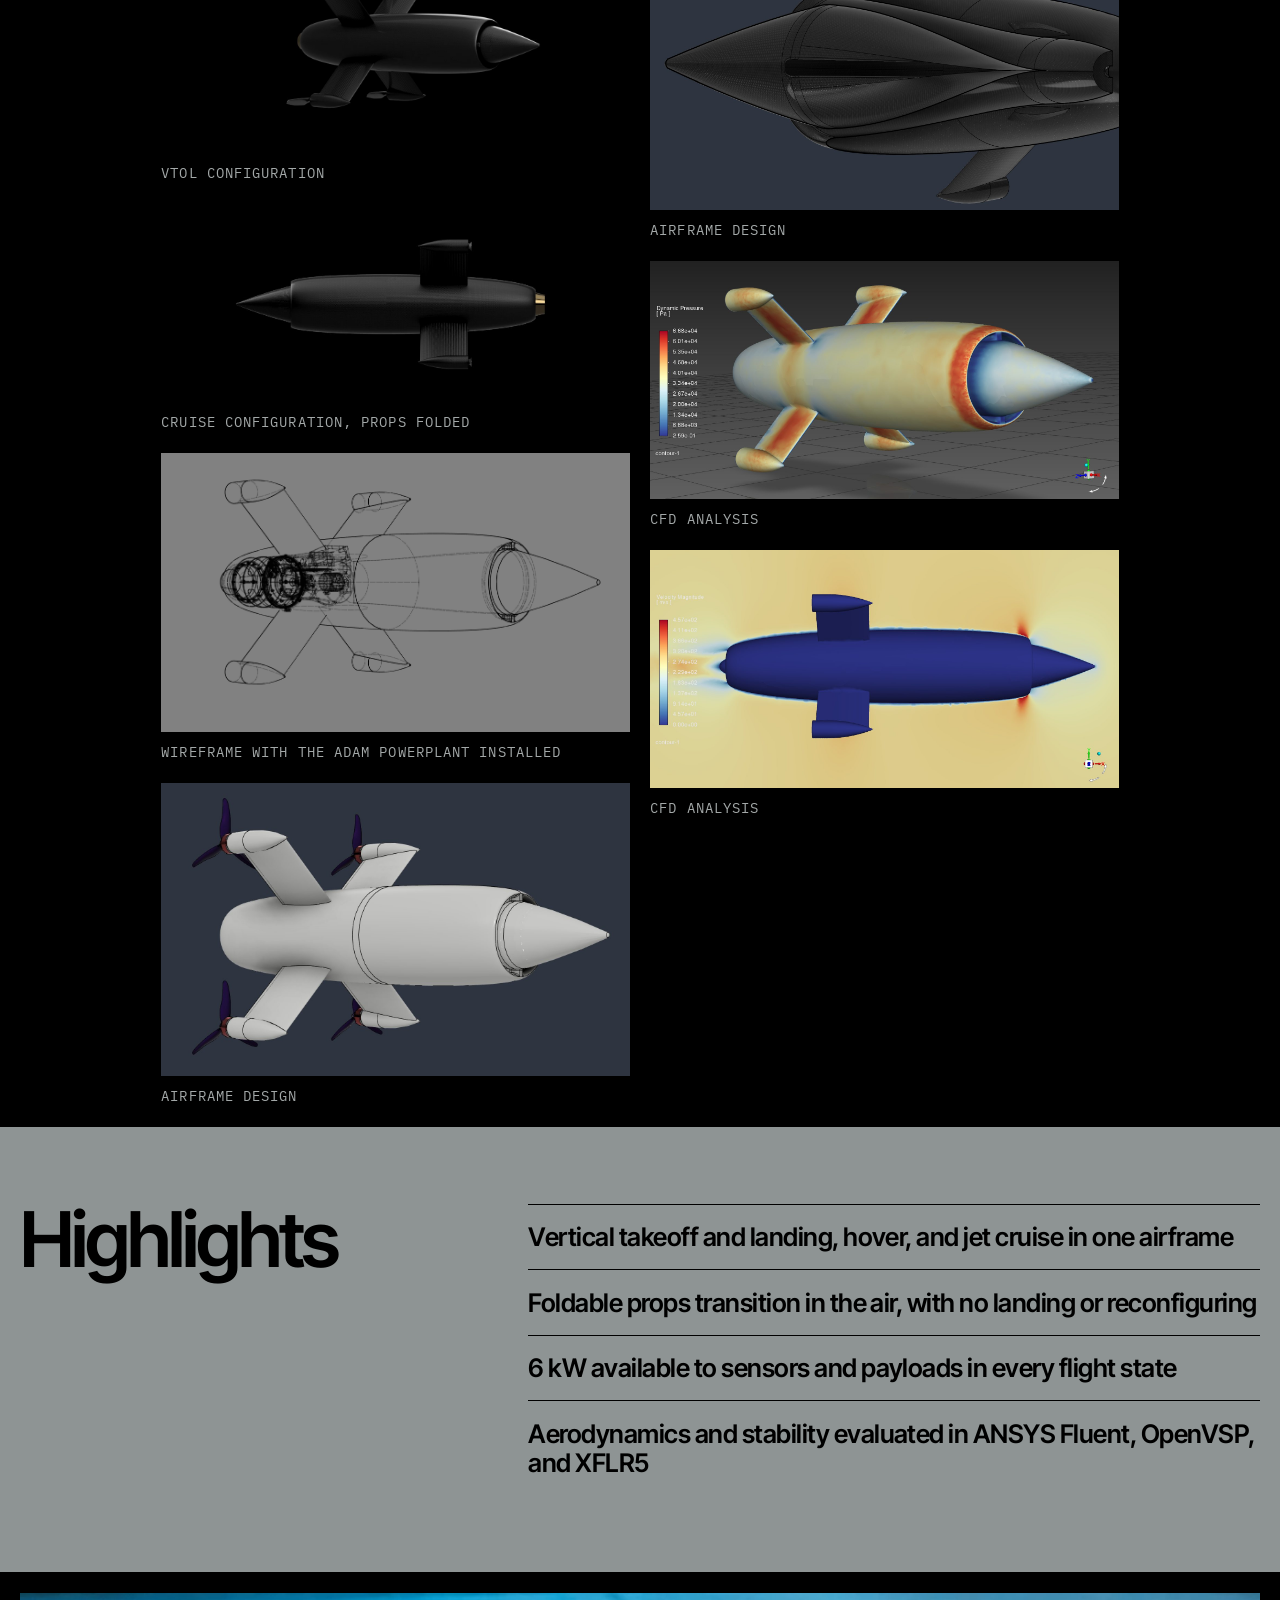
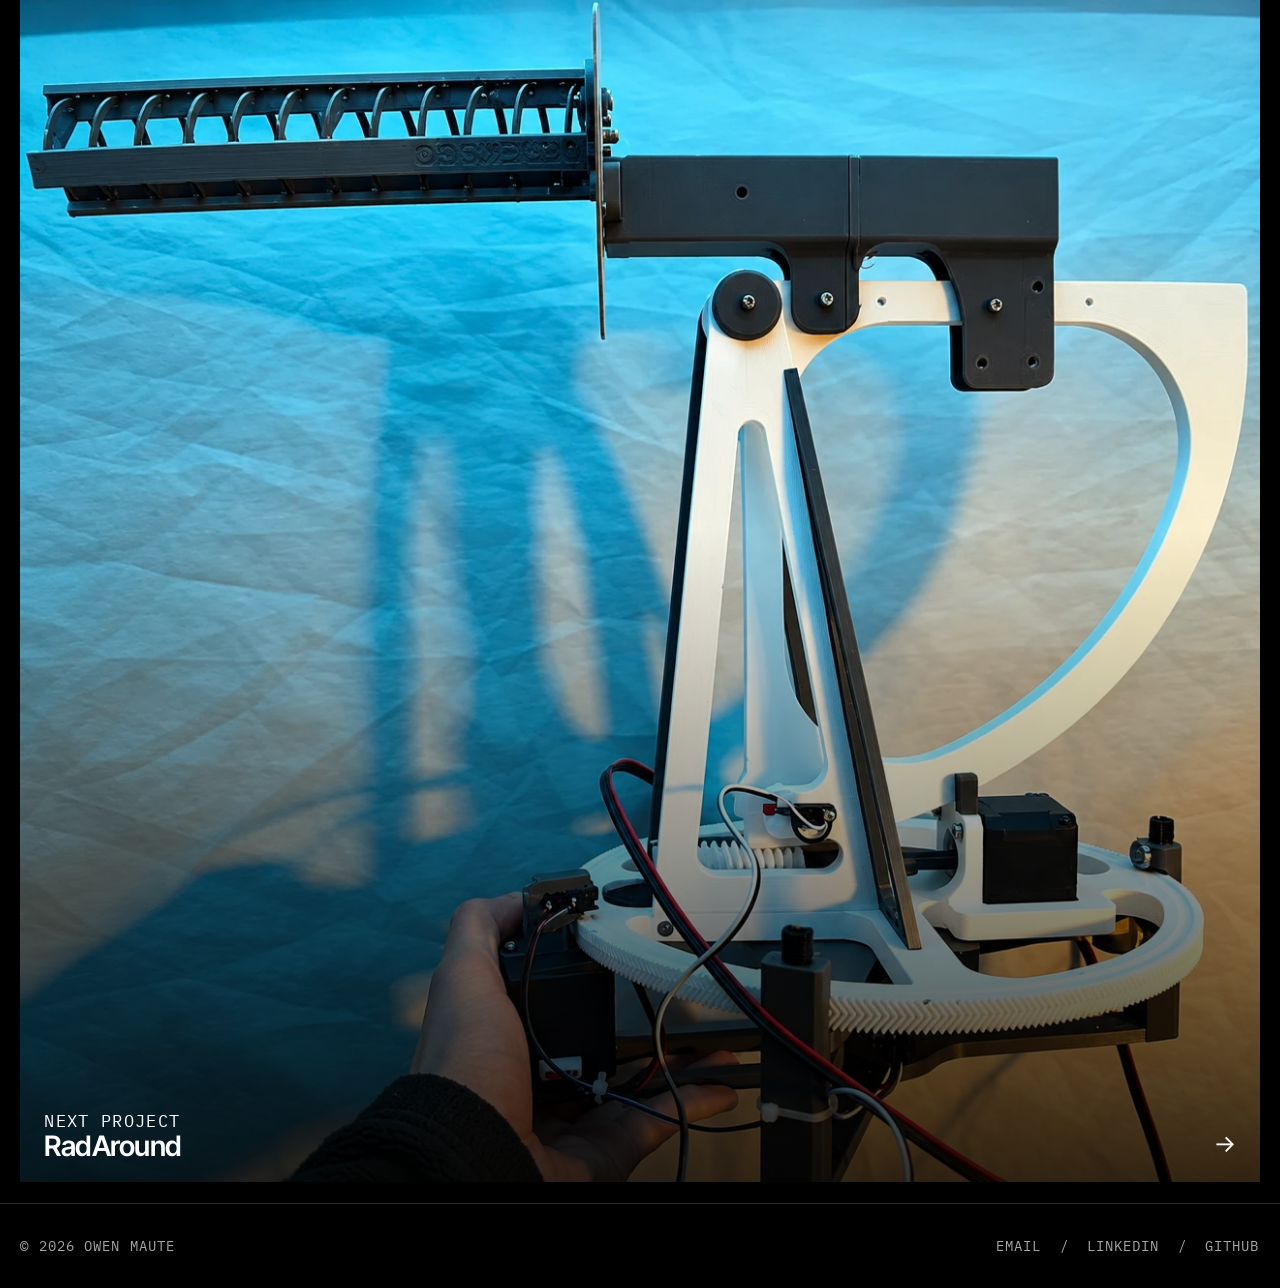
<file: projects/project-lilith.html>
<!doctype html>
<html lang="en">
<head>
  <meta charset="utf-8">
  <meta name="viewport" content="width=device-width, initial-scale=1">
  <title>Project LILITH | Owen Maute</title>
  <meta name="description" content="An 18 kg unmanned aircraft that takes off vertically and cruises at Mach 0.62 on the ADAM powerplant.">
  <meta property="og:title" content="Project LILITH | Owen Maute">
  <meta property="og:description" content="An 18 kg unmanned aircraft that takes off vertically and cruises at Mach 0.62 on the ADAM powerplant.">
  <meta property="og:type" content="website">
  <link rel="icon" href="../assets/favicon.png" type="image/png">
  <link rel="preconnect" href="https://fonts.googleapis.com">
  <link rel="preconnect" href="https://fonts.gstatic.com" crossorigin>
  <link href="https://fonts.googleapis.com/css2?family=IBM+Plex+Mono:wght@400;500&family=Inter+Tight:wght@400;500;600;700&display=swap" rel="stylesheet">
  <link rel="stylesheet" href="../css/styles.css">
</head>
<body>
  <a class="skip-link" href="#main">Skip to content</a>

  <header class="site-header">
    <nav class="nav" aria-label="Main">
      <a class="nav-brand" href="../index.html">Owen Maute</a>
      <button class="nav-toggle" type="button" aria-expanded="false">Menu</button>
      <ul class="nav-links"><li><a href="../projects/project-adam.html">ADAM</a></li><li><a href="../projects/project-lilith.html">LILITH</a></li><li><a href="../projects/radaround.html">RadAround</a></li><li><a href="../projects/modumotor.html">ModuMotor</a></li><li><a href="../projects/technion.html">Technion</a></li><li><a href="../projects/xjep.html">XJEP</a></li></ul>
      <ul class="nav-side">
        <li><a href="../index.html#about">About</a></li>
        <li><a href="../index.html#contact">Contact</a></li>
      </ul>
    </nav>
  </header>

  <main id="main">
    <section class="hero hero--project">
      <img class="hero-media" src="../assets/images/project-lilith/title.png" alt="">
      <p class="mono">02 / 06 &nbsp;/&nbsp; Founder</p>
      <h1>Project LILITH</h1>
      <p class="hero-lead">An 18 kg unmanned aircraft that takes off vertically and cruises at Mach 0.62 on the ADAM powerplant.</p>
    </section>

    <dl class="stats">
      <div><dd>Mach 0.62</dd><dt class="mono">Cruise speed</dt></div>
      <div><dd>140 km</dd><dt class="mono">Range</dt></div>
      <div><dd>18 kg</dd><dt class="mono">Takeoff weight</dt></div>
      <div><dd>4.5 kg</dd><dt class="mono">Payload</dt></div>
    </dl>

    <section class="band">
      <div>
        <h2>Overview</h2>
        <p class="band-kicker mono">Project Lead &amp; Technical Lead<br>2025 to present</p>
      </div>
      <div class="band-body">
        <p>LILITH is the airframe that proves the ADAM powerplant in flight. It is a fin-stabilized VTOL aircraft that combines vertical takeoff with sustained high-speed cruise, without carrying a large battery pack.</p>
        <p>It flies in three states. Electric props lift it vertically with no runway or rail. At low speed the props give it quadcopter-level control. Above Mach 0.3 the props fold flush and the turbine carries it through cruise.</p>
        <p>ADAM's 6 kW of onboard generation runs the lift props, sensors, and payload for the whole flight. I lead the aircraft design and the technical direction of the team.</p>
        <div class="buttons">
          <a class="button" href="https://projectadam.tech/">Visit projectadam.tech <span aria-hidden="true">&#8599;&#xFE0E;</span></a>
          <a class="button" href="https://projectadam.tech/pages/uav.html">LILITH details <span aria-hidden="true">&#8599;&#xFE0E;</span></a>
        </div>
      </div>
    </section>

    <section class="gallery" aria-label="Photos">
      <figure class="wide"><img src="../assets/images/project-lilith/vtol.jpg" alt="VTOL configuration" loading="lazy"><figcaption class="mono">VTOL configuration</figcaption></figure>
      <figure class="wide"><img src="../assets/images/project-lilith/cruise.jpg" alt="Cruise configuration, props folded" loading="lazy"><figcaption class="mono">Cruise configuration, props folded</figcaption></figure>
      <figure class="wide"><img src="../assets/images/project-lilith/wireframe.png" alt="Wireframe with the ADAM powerplant installed" loading="lazy"><figcaption class="mono">Wireframe with the ADAM powerplant installed</figcaption></figure>
      <figure><img src="../assets/images/project-lilith/deck-16.jpg" alt="Airframe design" loading="lazy"><figcaption class="mono">Airframe design</figcaption></figure>
      <figure><img src="../assets/images/project-lilith/deck-21.jpg" alt="Airframe design" loading="lazy"><figcaption class="mono">Airframe design</figcaption></figure>
      <figure><img src="../assets/images/project-lilith/deck-19.jpg" alt="CFD analysis" loading="lazy"><figcaption class="mono">CFD analysis</figcaption></figure>
      <figure><img src="../assets/images/project-lilith/deck-20.jpg" alt="CFD analysis" loading="lazy"><figcaption class="mono">CFD analysis</figcaption></figure>
    </section>

    <section class="band band--grey">
      <div>
        <h2>Highlights</h2>
      </div>
      <div class="band-body">
        <ul class="rows">
          <li><div><strong>Vertical takeoff and landing, hover, and jet cruise in one airframe</strong></div></li>
          <li><div><strong>Foldable props transition in the air, with no landing or reconfiguring</strong></div></li>
          <li><div><strong>6 kW available to sensors and payloads in every flight state</strong></div></li>
          <li><div><strong>Aerodynamics and stability evaluated in ANSYS Fluent, OpenVSP, and XFLR5</strong></div></li>
        </ul>
      </div>
    </section>

    <a class="tile tile--wide" href="radaround.html">
      <img src="../assets/images/radaround/cover.webp" alt="" loading="lazy">
      <span class="tile-label"><span class="tile-sub mono">Next project</span><span class="tile-title">RadAround</span></span>
      <span class="tile-arrow" aria-hidden="true">&rarr;</span>
    </a>
  </main>

  <footer class="site-footer mono">
    <p>&copy; <span id="year"></span> Owen Maute</p>
    <p><a href="mailto:owen.maute@gmail.com">Email</a> &nbsp;/&nbsp; <a href="https://www.linkedin.com/in/owen-m-27433832b/">LinkedIn</a> &nbsp;/&nbsp; <a href="https://github.com/Ayanam1R31">GitHub</a></p>
  </footer>

  <script src="../js/main.js"></script>
</body>
</html>
</file>
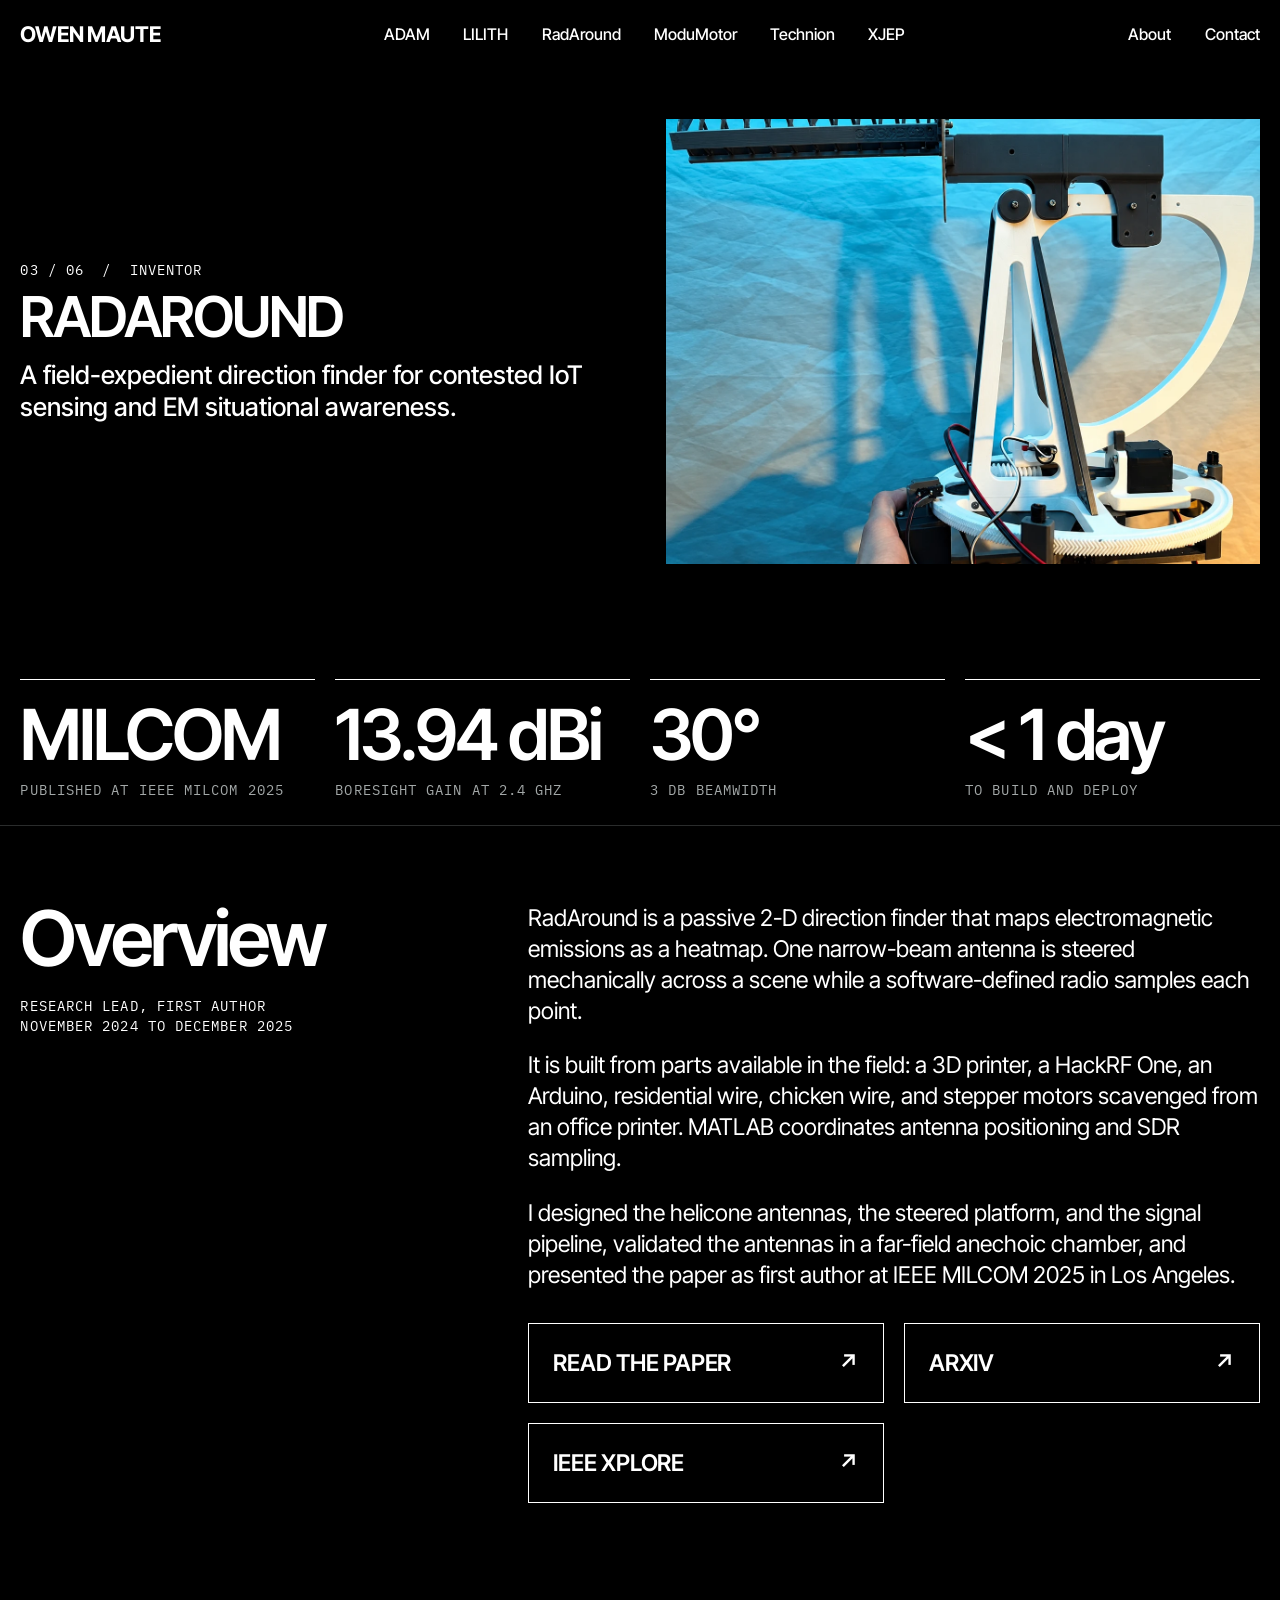
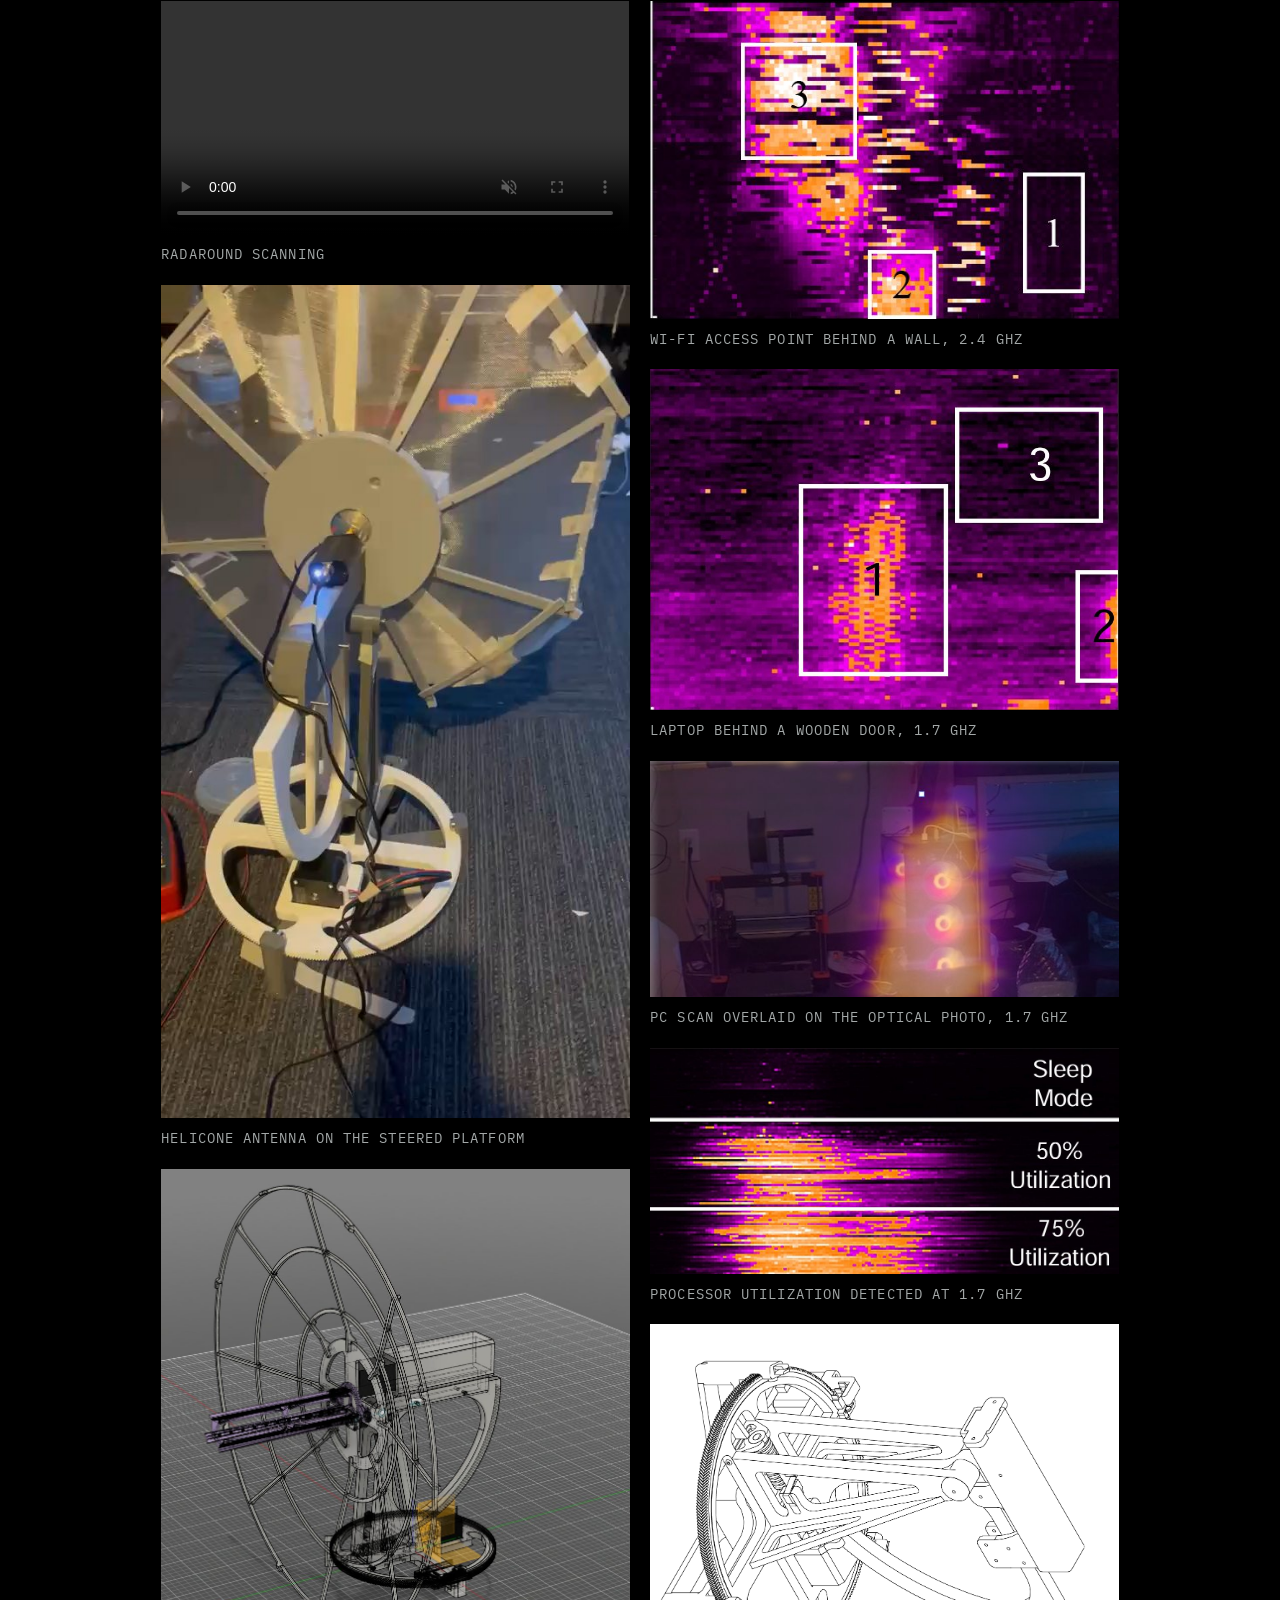
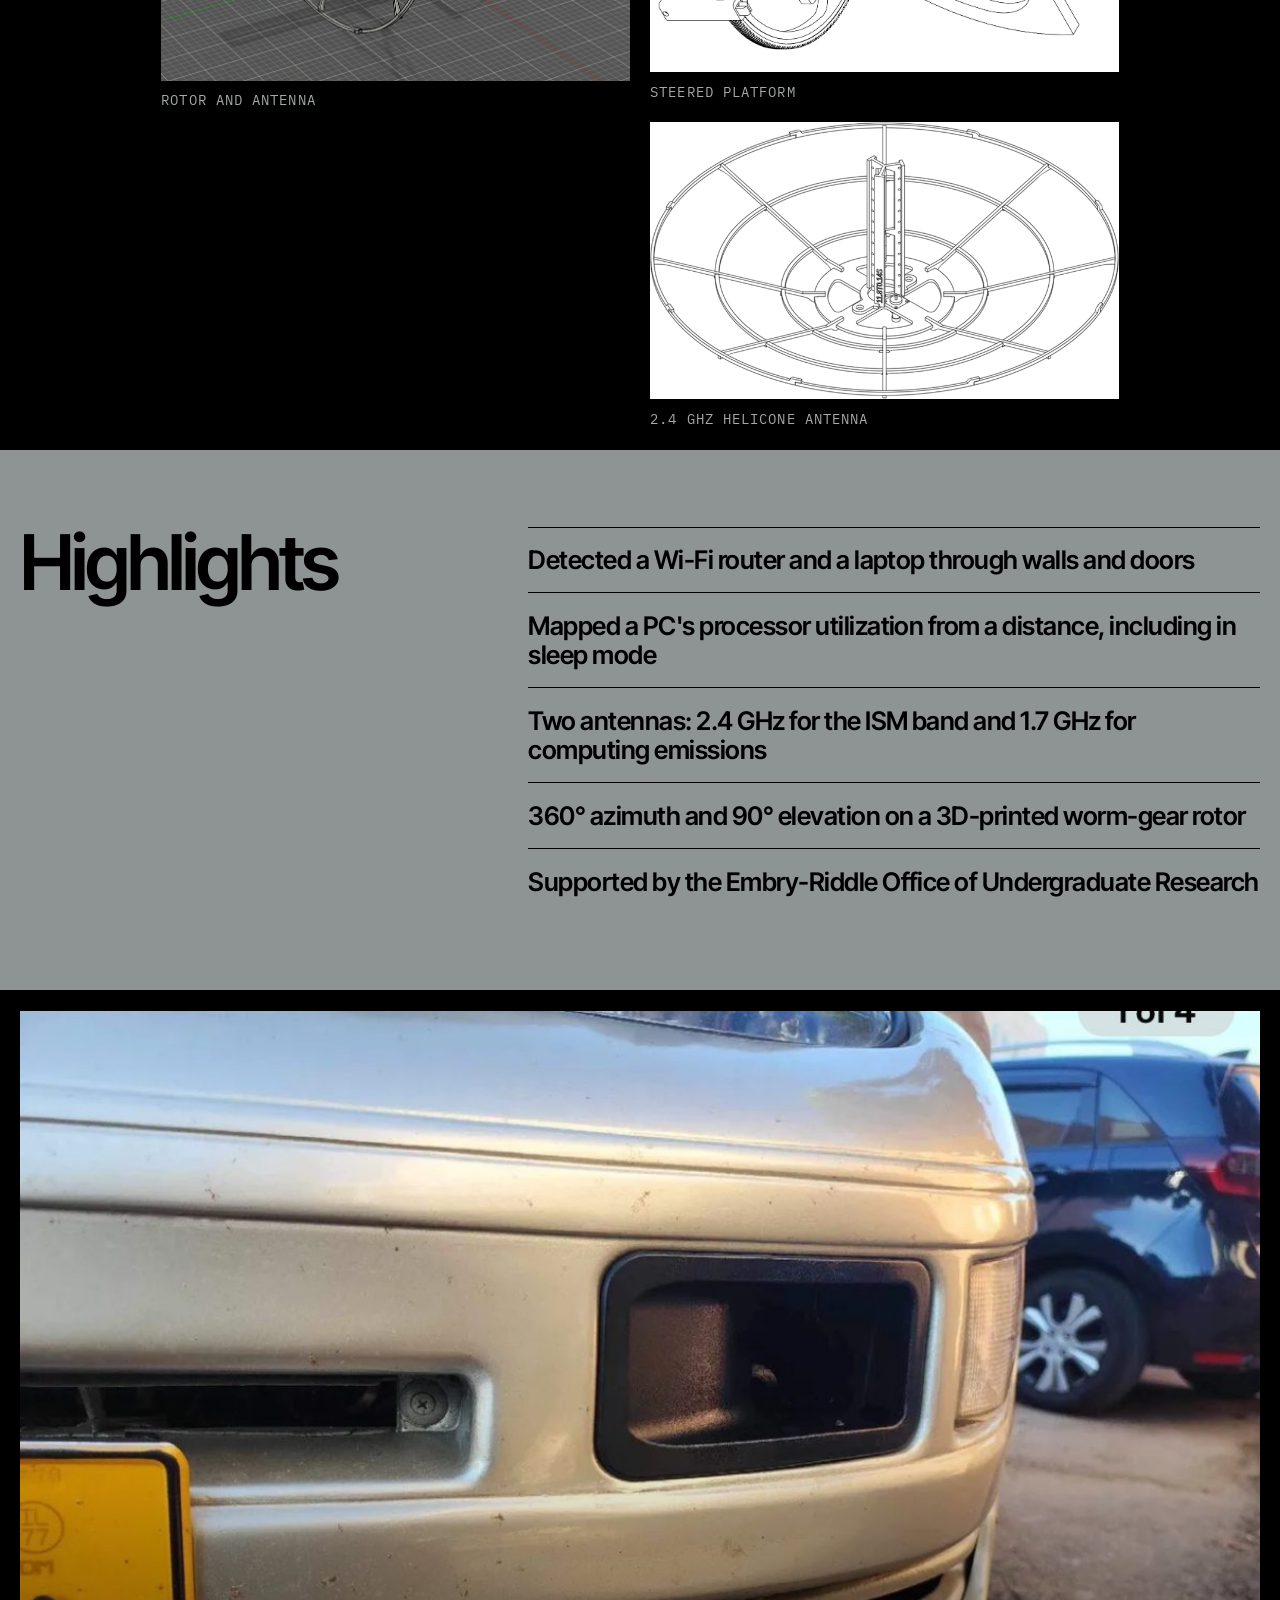
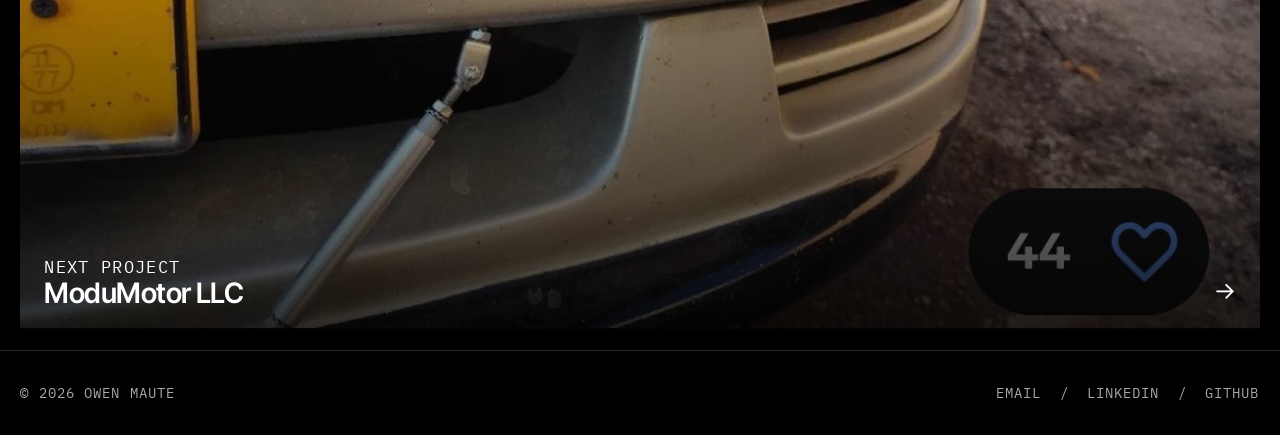
<file: projects/radaround.html>
<!doctype html>
<html lang="en">
<head>
  <meta charset="utf-8">
  <meta name="viewport" content="width=device-width, initial-scale=1">
  <title>RadAround | Owen Maute</title>
  <meta name="description" content="A field-expedient direction finder for contested IoT sensing and EM situational awareness.">
  <meta property="og:title" content="RadAround | Owen Maute">
  <meta property="og:description" content="A field-expedient direction finder for contested IoT sensing and EM situational awareness.">
  <meta property="og:type" content="website">
  <link rel="icon" href="../assets/favicon.png" type="image/png">
  <link rel="preconnect" href="https://fonts.googleapis.com">
  <link rel="preconnect" href="https://fonts.gstatic.com" crossorigin>
  <link href="https://fonts.googleapis.com/css2?family=IBM+Plex+Mono:wght@400;500&family=Inter+Tight:wght@400;500;600;700&display=swap" rel="stylesheet">
  <link rel="stylesheet" href="../css/styles.css">
</head>
<body>
  <a class="skip-link" href="#main">Skip to content</a>

  <header class="site-header">
    <nav class="nav" aria-label="Main">
      <a class="nav-brand" href="../index.html">Owen Maute</a>
      <button class="nav-toggle" type="button" aria-expanded="false">Menu</button>
      <ul class="nav-links"><li><a href="../projects/project-adam.html">ADAM</a></li><li><a href="../projects/project-lilith.html">LILITH</a></li><li><a href="../projects/radaround.html">RadAround</a></li><li><a href="../projects/modumotor.html">ModuMotor</a></li><li><a href="../projects/technion.html">Technion</a></li><li><a href="../projects/xjep.html">XJEP</a></li></ul>
      <ul class="nav-side">
        <li><a href="../index.html#about">About</a></li>
        <li><a href="../index.html#contact">Contact</a></li>
      </ul>
    </nav>
  </header>

  <main id="main">
    <section class="hero hero--project">
      <img class="hero-media" src="../assets/images/radaround/cover.webp" alt="">
      <p class="mono">03 / 06 &nbsp;/&nbsp; Inventor</p>
      <h1>RadAround</h1>
      <p class="hero-lead">A field-expedient direction finder for contested IoT sensing and EM situational awareness.</p>
    </section>

    <dl class="stats">
      <div><dd>MILCOM</dd><dt class="mono">Published at IEEE MILCOM 2025</dt></div>
      <div><dd>13.94 dBi</dd><dt class="mono">Boresight gain at 2.4 GHz</dt></div>
      <div><dd>30&deg;</dd><dt class="mono">3 dB beamwidth</dt></div>
      <div><dd>&lt; 1 day</dd><dt class="mono">To build and deploy</dt></div>
    </dl>

    <section class="band">
      <div>
        <h2>Overview</h2>
        <p class="band-kicker mono">Research Lead, first author<br>November 2024 to December 2025</p>
      </div>
      <div class="band-body">
        <p>RadAround is a passive 2-D direction finder that maps electromagnetic emissions as a heatmap. One narrow-beam antenna is steered mechanically across a scene while a software-defined radio samples each point.</p>
        <p>It is built from parts available in the field: a 3D printer, a HackRF One, an Arduino, residential wire, chicken wire, and stepper motors scavenged from an office printer. MATLAB coordinates antenna positioning and SDR sampling.</p>
        <p>I designed the helicone antennas, the steered platform, and the signal pipeline, validated the antennas in a far-field anechoic chamber, and presented the paper as first author at IEEE MILCOM 2025 in Los Angeles.</p>
        <div class="buttons">
          <a class="button" href="https://www.techrxiv.org/doi/full/10.36227/techrxiv.176045926.68657259/v1">Read the paper <span aria-hidden="true">&#8599;&#xFE0E;</span></a>
          <a class="button" href="https://arxiv.org/abs/2511.11392">arXiv <span aria-hidden="true">&#8599;&#xFE0E;</span></a>
          <a class="button" href="https://doi.org/10.1109/MILCOM64451.2025.11310632">IEEE Xplore <span aria-hidden="true">&#8599;&#xFE0E;</span></a>
        </div>
      </div>
    </section>

    <section class="gallery" aria-label="Photos">
      <figure class="wide"><video src="../assets/images/radaround/scan.mp4" controls muted loop playsinline preload="metadata"></video><figcaption class="mono">RadAround scanning</figcaption></figure>
      <figure class="tall"><img src="../assets/images/radaround/antenna-rotor.jpg" alt="Helicone antenna on the steered platform" loading="lazy"><figcaption class="mono">Helicone antenna on the steered platform</figcaption></figure>
      <figure class="tall"><img src="../assets/images/radaround/rotor-antenna.jpg" alt="Rotor and antenna" loading="lazy"><figcaption class="mono">Rotor and antenna</figcaption></figure>
      <figure><img src="../assets/images/radaround/heatmap-wifi-wall.jpg" alt="Wi-Fi access point behind a wall, 2.4 GHz" loading="lazy"><figcaption class="mono">Wi-Fi access point behind a wall, 2.4 GHz</figcaption></figure>
      <figure><img src="../assets/images/radaround/heatmap-laptop.jpg" alt="Laptop behind a wooden door, 1.7 GHz" loading="lazy"><figcaption class="mono">Laptop behind a wooden door, 1.7 GHz</figcaption></figure>
      <figure><img src="../assets/images/radaround/heatmap-pc-overlay.jpg" alt="PC scan overlaid on the optical photo, 1.7 GHz" loading="lazy"><figcaption class="mono">PC scan overlaid on the optical photo, 1.7 GHz</figcaption></figure>
      <figure><img src="../assets/images/radaround/cpu-utilization.jpg" alt="Processor utilization detected at 1.7 GHz" loading="lazy"><figcaption class="mono">Processor utilization detected at 1.7 GHz</figcaption></figure>
      <figure class="contain"><img src="../assets/images/radaround/rotor-cad.png" alt="Steered platform" loading="lazy"><figcaption class="mono">Steered platform</figcaption></figure>
      <figure class="contain"><img src="../assets/images/radaround/antenna-2g4-cad.png" alt="2.4 GHz helicone antenna" loading="lazy"><figcaption class="mono">2.4 GHz helicone antenna</figcaption></figure>
    </section>

    <section class="band band--grey">
      <div>
        <h2>Highlights</h2>
      </div>
      <div class="band-body">
        <ul class="rows">
          <li><div><strong>Detected a Wi-Fi router and a laptop through walls and doors</strong></div></li>
          <li><div><strong>Mapped a PC's processor utilization from a distance, including in sleep mode</strong></div></li>
          <li><div><strong>Two antennas: 2.4 GHz for the ISM band and 1.7 GHz for computing emissions</strong></div></li>
          <li><div><strong>360&deg; azimuth and 90&deg; elevation on a 3D-printed worm-gear rotor</strong></div></li>
          <li><div><strong>Supported by the Embry-Riddle Office of Undergraduate Research</strong></div></li>
        </ul>
      </div>
    </section>

    <a class="tile tile--wide" href="modumotor.html">
      <img src="../assets/images/modumotor/customer-car.jpg" alt="" loading="lazy">
      <span class="tile-label"><span class="tile-sub mono">Next project</span><span class="tile-title">ModuMotor LLC</span></span>
      <span class="tile-arrow" aria-hidden="true">&rarr;</span>
    </a>
  </main>

  <footer class="site-footer mono">
    <p>&copy; <span id="year"></span> Owen Maute</p>
    <p><a href="mailto:owen.maute@gmail.com">Email</a> &nbsp;/&nbsp; <a href="https://www.linkedin.com/in/owen-m-27433832b/">LinkedIn</a> &nbsp;/&nbsp; <a href="https://github.com/Ayanam1R31">GitHub</a></p>
  </footer>

  <script src="../js/main.js"></script>
</body>
</html>
</file>
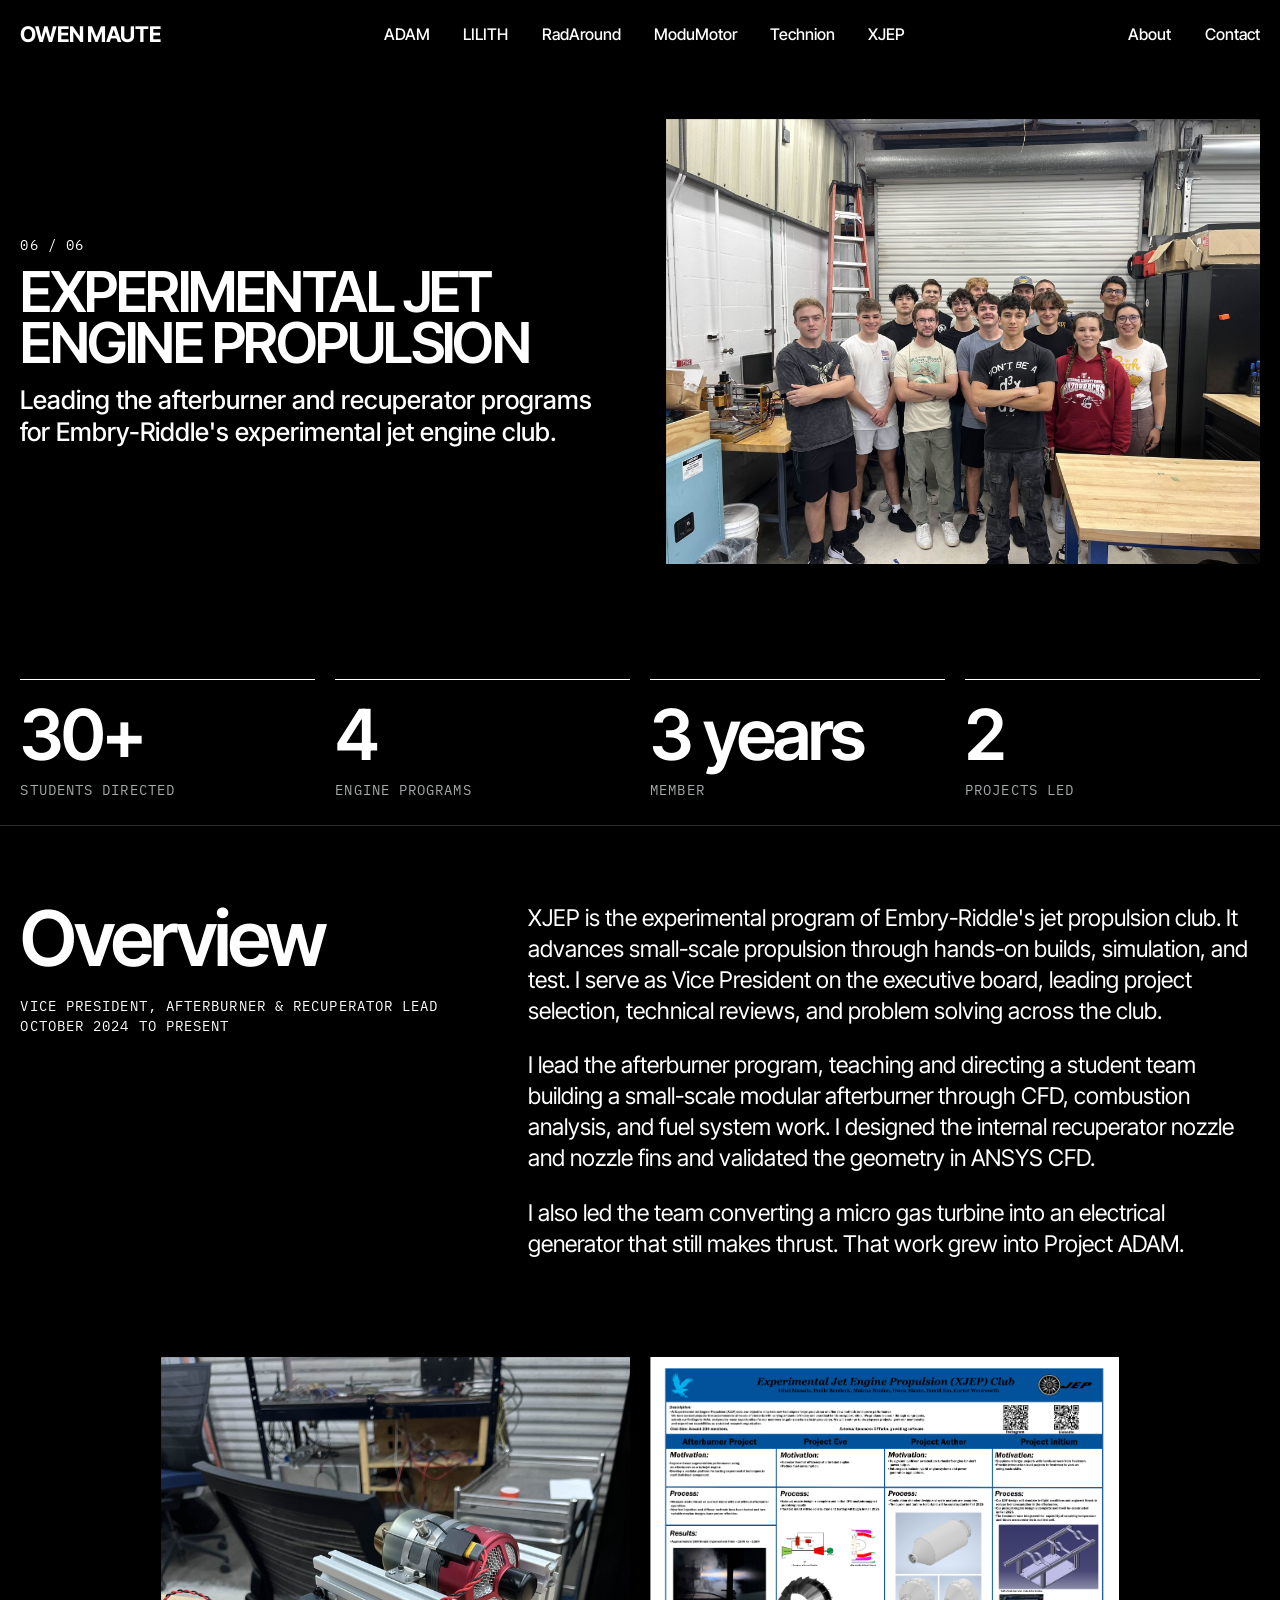
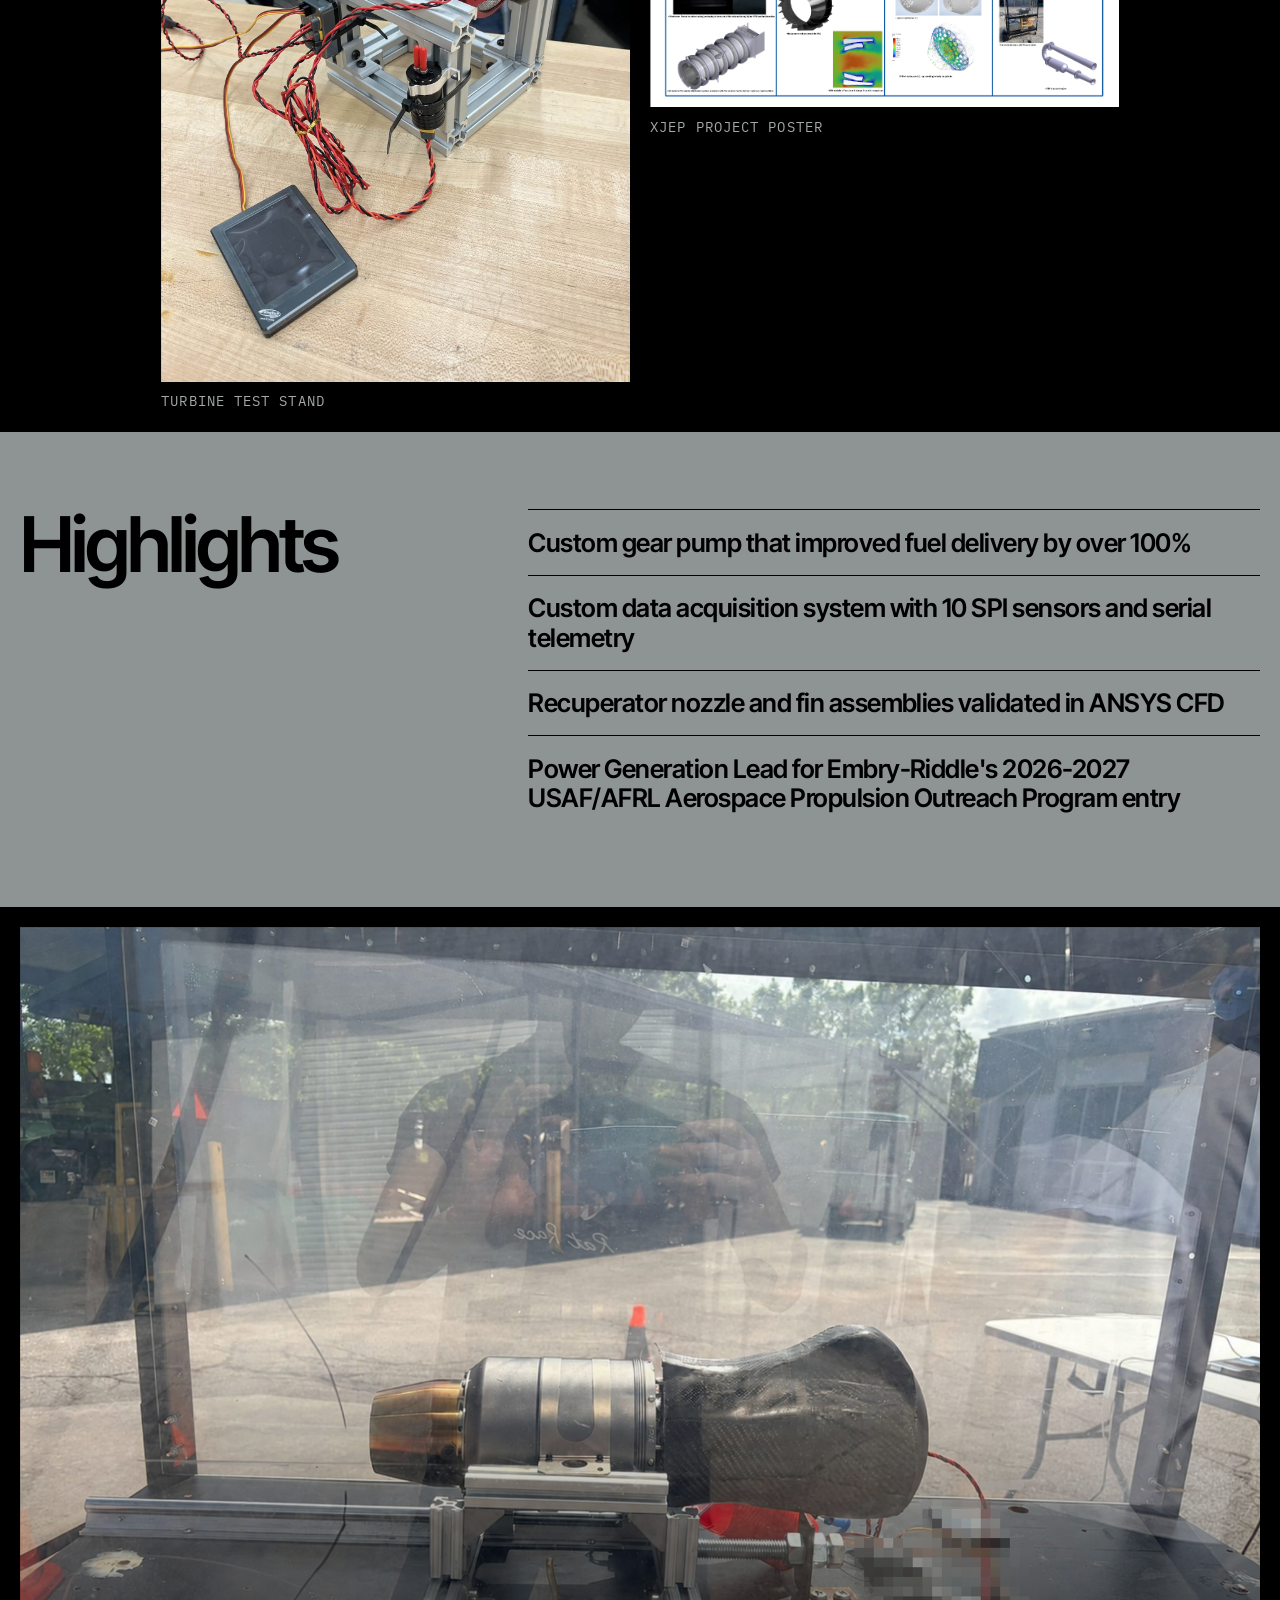
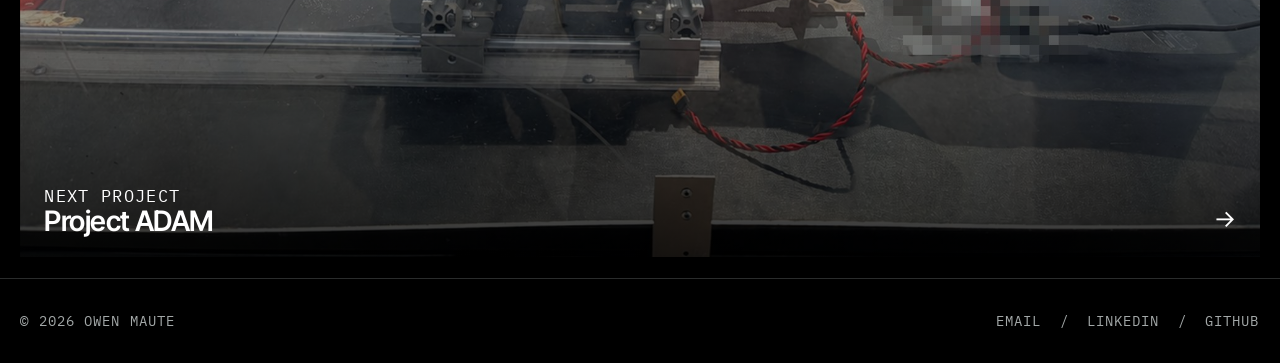
<file: projects/xjep.html>
<!doctype html>
<html lang="en">
<head>
  <meta charset="utf-8">
  <meta name="viewport" content="width=device-width, initial-scale=1">
  <title>Experimental Jet Engine Propulsion | Owen Maute</title>
  <meta name="description" content="Leading the afterburner and recuperator programs for Embry-Riddle&#x27;s experimental jet engine club.">
  <meta property="og:title" content="Experimental Jet Engine Propulsion | Owen Maute">
  <meta property="og:description" content="Leading the afterburner and recuperator programs for Embry-Riddle&#x27;s experimental jet engine club.">
  <meta property="og:type" content="website">
  <link rel="icon" href="../assets/favicon.png" type="image/png">
  <link rel="preconnect" href="https://fonts.googleapis.com">
  <link rel="preconnect" href="https://fonts.gstatic.com" crossorigin>
  <link href="https://fonts.googleapis.com/css2?family=IBM+Plex+Mono:wght@400;500&family=Inter+Tight:wght@400;500;600;700&display=swap" rel="stylesheet">
  <link rel="stylesheet" href="../css/styles.css">
</head>
<body>
  <a class="skip-link" href="#main">Skip to content</a>

  <header class="site-header">
    <nav class="nav" aria-label="Main">
      <a class="nav-brand" href="../index.html">Owen Maute</a>
      <button class="nav-toggle" type="button" aria-expanded="false">Menu</button>
      <ul class="nav-links"><li><a href="../projects/project-adam.html">ADAM</a></li><li><a href="../projects/project-lilith.html">LILITH</a></li><li><a href="../projects/radaround.html">RadAround</a></li><li><a href="../projects/modumotor.html">ModuMotor</a></li><li><a href="../projects/technion.html">Technion</a></li><li><a href="../projects/xjep.html">XJEP</a></li></ul>
      <ul class="nav-side">
        <li><a href="../index.html#about">About</a></li>
        <li><a href="../index.html#contact">Contact</a></li>
      </ul>
    </nav>
  </header>

  <main id="main">
    <section class="hero hero--project">
      <img class="hero-media" src="../assets/images/xjep/team.jpg" alt="">
      <p class="mono">06 / 06</p>
      <h1>Experimental Jet Engine Propulsion</h1>
      <p class="hero-lead">Leading the afterburner and recuperator programs for Embry-Riddle's experimental jet engine club.</p>
    </section>

    <dl class="stats">
      <div><dd>30+</dd><dt class="mono">Students directed</dt></div>
      <div><dd>4</dd><dt class="mono">Engine programs</dt></div>
      <div><dd>3 years</dd><dt class="mono">Member</dt></div>
      <div><dd>2</dd><dt class="mono">Projects led</dt></div>
    </dl>

    <section class="band">
      <div>
        <h2>Overview</h2>
        <p class="band-kicker mono">Vice President, Afterburner &amp; Recuperator Lead<br>October 2024 to present</p>
      </div>
      <div class="band-body">
        <p>XJEP is the experimental program of Embry-Riddle's jet propulsion club. It advances small-scale propulsion through hands-on builds, simulation, and test. I serve as Vice President on the executive board, leading project selection, technical reviews, and problem solving across the club.</p>
        <p>I lead the afterburner program, teaching and directing a student team building a small-scale modular afterburner through CFD, combustion analysis, and fuel system work. I designed the internal recuperator nozzle and nozzle fins and validated the geometry in ANSYS CFD.</p>
        <p>I also led the team converting a micro gas turbine into an electrical generator that still makes thrust. That work grew into Project ADAM.</p>
      </div>
    </section>

    <section class="gallery" aria-label="Photos">
      <figure class="tall"><img src="../assets/images/xjep/test-stand.jpg" alt="Turbine test stand" loading="lazy"><figcaption class="mono">Turbine test stand</figcaption></figure>
      <figure class="contain"><img src="../assets/images/xjep/poster.png" alt="XJEP project poster" loading="lazy"><figcaption class="mono">XJEP project poster</figcaption></figure>
    </section>

    <section class="band band--grey">
      <div>
        <h2>Highlights</h2>
      </div>
      <div class="band-body">
        <ul class="rows">
          <li><div><strong>Custom gear pump that improved fuel delivery by over 100%</strong></div></li>
          <li><div><strong>Custom data acquisition system with 10 SPI sensors and serial telemetry</strong></div></li>
          <li><div><strong>Recuperator nozzle and fin assemblies validated in ANSYS CFD</strong></div></li>
          <li><div><strong>Power Generation Lead for Embry-Riddle's 2026-2027 USAF/AFRL Aerospace Propulsion Outreach Program entry</strong></div></li>
        </ul>
      </div>
    </section>

    <a class="tile tile--wide" href="project-adam.html">
      <img src="../assets/images/project-adam/testing.jpg" alt="" loading="lazy">
      <span class="tile-label"><span class="tile-sub mono">Next project</span><span class="tile-title">Project ADAM</span></span>
      <span class="tile-arrow" aria-hidden="true">&rarr;</span>
    </a>
  </main>

  <footer class="site-footer mono">
    <p>&copy; <span id="year"></span> Owen Maute</p>
    <p><a href="mailto:owen.maute@gmail.com">Email</a> &nbsp;/&nbsp; <a href="https://www.linkedin.com/in/owen-m-27433832b/">LinkedIn</a> &nbsp;/&nbsp; <a href="https://github.com/Ayanam1R31">GitHub</a></p>
  </footer>

  <script src="../js/main.js"></script>
</body>
</html>
</file>
<file: css/styles.css>
/* Theme: change these variables to restyle the whole site */
:root {
  --bg: #000000;
  --text: #ffffff;
  --muted: #a3a8a8;
  --line: #2a2c2c;
  --band: #8e9494;
  --band-text: #000000;
  --gutter: clamp(0.75rem, 1.6vw, 1.5rem);
  --font: "Inter Tight", "Helvetica Neue", Helvetica, Arial, sans-serif;
  --mono: "IBM Plex Mono", ui-monospace, Consolas, monospace;
}

*,
*::before,
*::after {
  box-sizing: border-box;
}

html {
  scroll-behavior: smooth;
  scroll-padding-top: 5rem;
}

@media (prefers-reduced-motion: reduce) {
  html {
    scroll-behavior: auto;
  }

  * {
    transition: none !important;
  }
}

body {
  margin: 0;
  background: var(--bg);
  color: var(--text);
  font-family: var(--font);
  font-size: 1.125rem;
  line-height: 1.5;
  -webkit-font-smoothing: antialiased;
}

img,
video {
  display: block;
  max-width: 100%;
}

h1,
h2,
h3,
p,
ul,
ol,
dl,
dd,
figure {
  margin: 0;
  padding: 0;
}

ul,
ol {
  list-style: none;
}

a {
  color: inherit;
}

a:focus-visible,
button:focus-visible {
  outline: 2px solid var(--text);
  outline-offset: 3px;
}

.mono {
  font-family: var(--mono);
  font-size: 0.85rem;
  letter-spacing: 0.08em;
  text-transform: uppercase;
}

.skip-link {
  position: absolute;
  left: -999px;
  top: 0;
  padding: 0.5rem 1rem;
  background: var(--text);
  color: var(--bg);
  z-index: 20;
}

.skip-link:focus {
  left: 0;
}

/* Header */
.site-header {
  position: sticky;
  top: 0;
  z-index: 10;
  background: var(--bg);
}

.nav {
  display: flex;
  align-items: center;
  justify-content: space-between;
  gap: 1.5rem;
  padding: 1.1rem var(--gutter);
}

.nav a {
  text-decoration: none;
}

.nav-brand {
  font-size: 1.35rem;
  font-weight: 700;
  letter-spacing: -0.02em;
  text-transform: uppercase;
  white-space: nowrap;
}

.nav-links,
.nav-side {
  display: flex;
  gap: clamp(1rem, 2.6vw, 2.75rem);
  font-size: 1rem;
  font-weight: 500;
}

.nav-links a:hover,
.nav-side a:hover {
  color: var(--muted);
}

.nav-toggle {
  display: none;
  padding: 0.4rem 0.9rem;
  border: 1px solid var(--text);
  background: none;
  color: var(--text);
  font: inherit;
  font-size: 1rem;
  font-weight: 500;
}

@media (max-width: 62rem) {
  .nav {
    flex-wrap: wrap;
  }

  .nav-toggle {
    display: block;
  }

  .nav-links,
  .nav-side {
    display: none;
    flex-direction: column;
    gap: 0;
    width: 100%;
    font-size: 1.5rem;
  }

  .nav.is-open .nav-links,
  .nav.is-open .nav-side {
    display: flex;
  }

  .nav-links a,
  .nav-side a {
    padding: 0.7rem 0;
    border-top: 1px solid var(--line);
  }
}

/* Hero */
.hero {
  position: relative;
  display: flex;
  flex-direction: column;
  align-items: center;
  justify-content: center;
  min-height: min(88vh, 60rem);
  margin: 0 var(--gutter);
  padding: 4rem 1rem;
  overflow: hidden;
  text-align: center;
}

.hero-media {
  position: absolute;
  inset: 0;
  width: 100%;
  height: 100%;
  object-fit: cover;
  opacity: 0.55;
}

.hero > :not(.hero-media) {
  position: relative;
}

.hero h1 {
  max-width: 14em;
  font-size: clamp(2.6rem, 8vw, 7.25rem);
  font-weight: 600;
  line-height: 0.9;
  letter-spacing: -0.045em;
  text-transform: uppercase;
}

.hero-meta {
  display: flex;
  flex-wrap: wrap;
  align-items: center;
  justify-content: center;
  gap: 1rem 3rem;
  margin-top: 2.5rem;
}

.hero-tag {
  font-size: clamp(1.2rem, 2.4vw, 2rem);
  font-weight: 700;
  line-height: 1.15;
  letter-spacing: -0.01em;
  text-transform: uppercase;
}

.hero-meta .mono {
  font-size: clamp(0.85rem, 1.4vw, 1.2rem);
  text-decoration: none;
}

/* Project page header: text on the left, cover photo on the right */
.hero--project {
  display: grid;
  grid-template-columns: minmax(0, 1fr) minmax(0, 1fr);
  grid-template-rows: 1fr auto auto auto 1fr;
  column-gap: clamp(1.5rem, 4vw, 4rem);
  justify-items: start;
  min-height: 0;
  padding: clamp(1.5rem, 4vw, 3.5rem) 0;
  overflow: visible;
  text-align: left;
}

.hero--project > * {
  grid-column: 1;
}

.hero--project > .mono {
  grid-row: 2;
}

.hero--project h1 {
  grid-row: 3;
  margin-top: 0.75rem;
  font-size: clamp(2.2rem, 4.4vw, 4.75rem);
}

.hero--project .hero-lead {
  grid-row: 4;
}

.hero--project .hero-media {
  position: static;
  grid-column: 2;
  grid-row: 1 / -1;
  align-self: center;
  height: auto;
  aspect-ratio: 4 / 3;
  opacity: 1;
}

@media (max-width: 50rem) {
  .hero--project {
    display: flex;
    align-items: stretch;
    gap: 0;
  }

  .hero--project .hero-media {
    margin-bottom: 1.5rem;
  }
}

.hero-lead {
  max-width: 34em;
  margin-top: 1rem;
  font-size: clamp(1.15rem, 2vw, 1.6rem);
  font-weight: 500;
  line-height: 1.25;
}

/* Project tiles */
.tiles {
  display: grid;
  grid-template-columns: repeat(3, 1fr);
  gap: var(--gutter);
  padding: var(--gutter);
}

.tile {
  position: relative;
  display: block;
  aspect-ratio: 1;
  overflow: hidden;
  background: #101212;
  text-decoration: none;
}

.tile img {
  width: 100%;
  height: 100%;
  object-fit: cover;
  transition: transform 0.6s ease;
}

.tile:hover img {
  transform: scale(1.04);
}

.tile::after {
  content: "";
  position: absolute;
  inset: 45% 0 0;
  background: linear-gradient(transparent, rgba(0, 0, 0, 0.8));
}

.tile--empty {
  background: repeating-linear-gradient(135deg, #131515 0 2px, #0a0b0b 2px 22px);
}

.tile-label {
  position: absolute;
  z-index: 1;
  left: 1.5rem;
  right: 3.5rem;
  bottom: 1.25rem;
}

.tile-title {
  display: block;
  font-size: clamp(1.4rem, 2.2vw, 2rem);
  font-weight: 600;
  line-height: 1.1;
  letter-spacing: -0.02em;
}

.tile-role {
  margin-left: 0.4rem;
  font-size: 0.8rem;
  font-weight: 500;
  letter-spacing: 0.08em;
  vertical-align: middle;
}

.tile-sub {
  display: block;
  margin-top: 0.3rem;
  font-size: clamp(0.95rem, 1.3vw, 1.2rem);
  line-height: 1.25;
}

.tile-arrow {
  position: absolute;
  z-index: 1;
  right: 1.5rem;
  bottom: 1.25rem;
  font-size: 1.5rem;
}

.tile-arrow,
.button span {
  font-variant-emoji: text;
}

@media (max-width: 40rem) {
  .tile-arrow,
  .button span[aria-hidden] {
    display: none;
  }
}

.tile--wide {
  aspect-ratio: auto;
  min-height: 22rem;
  margin: var(--gutter);
}

@media (max-width: 62rem) {
  .tiles {
    grid-template-columns: repeat(2, 1fr);
  }
}

@media (max-width: 40rem) {
  .tiles {
    grid-template-columns: 1fr;
  }
}

/* Bands (about, experience, contact) */
.band {
  display: grid;
  grid-template-columns: minmax(0, 2fr) minmax(0, 3fr);
  gap: 2rem var(--gutter);
  padding: clamp(2.5rem, 6vw, 5rem) var(--gutter);
  border-top: 1px solid var(--line);
}

.band--grey {
  border-top: 0;
  background: var(--band);
  color: var(--band-text);
}

.band h2 {
  font-size: clamp(2.5rem, 6vw, 5rem);
  font-weight: 600;
  line-height: 0.95;
  letter-spacing: -0.04em;
}

.band-kicker {
  margin-top: 1.25rem;
}

.band-body > p {
  max-width: 38em;
  font-size: clamp(1.15rem, 1.8vw, 1.5rem);
  line-height: 1.35;
}

.band-body > p + p {
  margin-top: 1em;
}

@media (max-width: 50rem) {
  .band {
    grid-template-columns: 1fr;
  }
}

/* Rows (experience, facts) */
.rows > li {
  display: grid;
  grid-template-columns: minmax(0, 3fr) minmax(0, 2fr);
  gap: 0.25rem 1.5rem;
  padding: 1.1rem 0;
  border-top: 1px solid currentColor;
}

.rows > li > :only-child {
  grid-column: 1 / -1;
}

.rows strong {
  display: block;
  font-size: clamp(1.2rem, 2vw, 1.6rem);
  font-weight: 600;
  line-height: 1.15;
  letter-spacing: -0.02em;
}

.rows .mono {
  text-align: right;
}

@media (max-width: 40rem) {
  .rows > li {
    grid-template-columns: 1fr;
  }

  .rows .mono {
    text-align: left;
  }
}

/* Big buttons */
.buttons {
  display: grid;
  grid-template-columns: repeat(auto-fit, minmax(min(100%, 16rem), 1fr));
  gap: var(--gutter);
  margin-top: 2rem;
}

.button {
  display: flex;
  align-items: center;
  justify-content: space-between;
  gap: 1rem;
  min-height: 5rem;
  padding: 1rem 1.5rem;
  border: 1px solid currentColor;
  font-size: clamp(1.15rem, 1.8vw, 1.5rem);
  font-weight: 600;
  letter-spacing: -0.01em;
  text-decoration: none;
  text-transform: uppercase;
  transition: background 0.2s, color 0.2s;
}

.button:hover {
  background: var(--text);
  color: var(--bg);
}

.band--grey .button:hover {
  background: var(--band-text);
  color: var(--band);
}

/* Project pages */
.stats {
  display: grid;
  grid-template-columns: repeat(auto-fit, minmax(min(100%, 13rem), 1fr));
  gap: 0 var(--gutter);
  padding: clamp(2rem, 5vw, 4rem) var(--gutter) 0;
}

.stats > div {
  padding: 1.25rem 0 1.5rem;
  border-top: 1px solid var(--text);
}

.stats dd {
  font-size: clamp(2.5rem, 5.5vw, 4.5rem);
  font-weight: 600;
  line-height: 1;
  letter-spacing: -0.04em;
}

.stats dt {
  margin-top: 0.6rem;
  color: var(--muted);
}

.points > li {
  padding: 1rem 0;
  border-top: 1px solid var(--line);
  font-size: clamp(1.1rem, 1.6vw, 1.35rem);
  line-height: 1.35;
}

.gallery {
  columns: 2;
  column-gap: var(--gutter);
  max-width: 78%;
  margin: 0 auto;
  padding: var(--gutter);
}

.gallery figure {
  break-inside: avoid;
  margin-bottom: var(--gutter);
}

.gallery img,
.gallery video {
  width: 100%;
  height: auto;
}

.gallery .contain img {
  background: #ffffff;
}

.gallery figcaption {
  padding-top: 0.6rem;
  color: var(--muted);
}

@media (max-width: 62rem) {
  .gallery {
    max-width: none;
  }
}

@media (max-width: 40rem) {
  .gallery {
    columns: 1;
  }
}

/* Footer */
.site-footer {
  display: flex;
  flex-wrap: wrap;
  justify-content: space-between;
  gap: 0.5rem 2rem;
  padding: 2rem var(--gutter);
  border-top: 1px solid var(--line);
  color: var(--muted);
}

.site-footer a {
  text-decoration: none;
}

.site-footer a:hover {
  color: var(--text);
}
</file>
